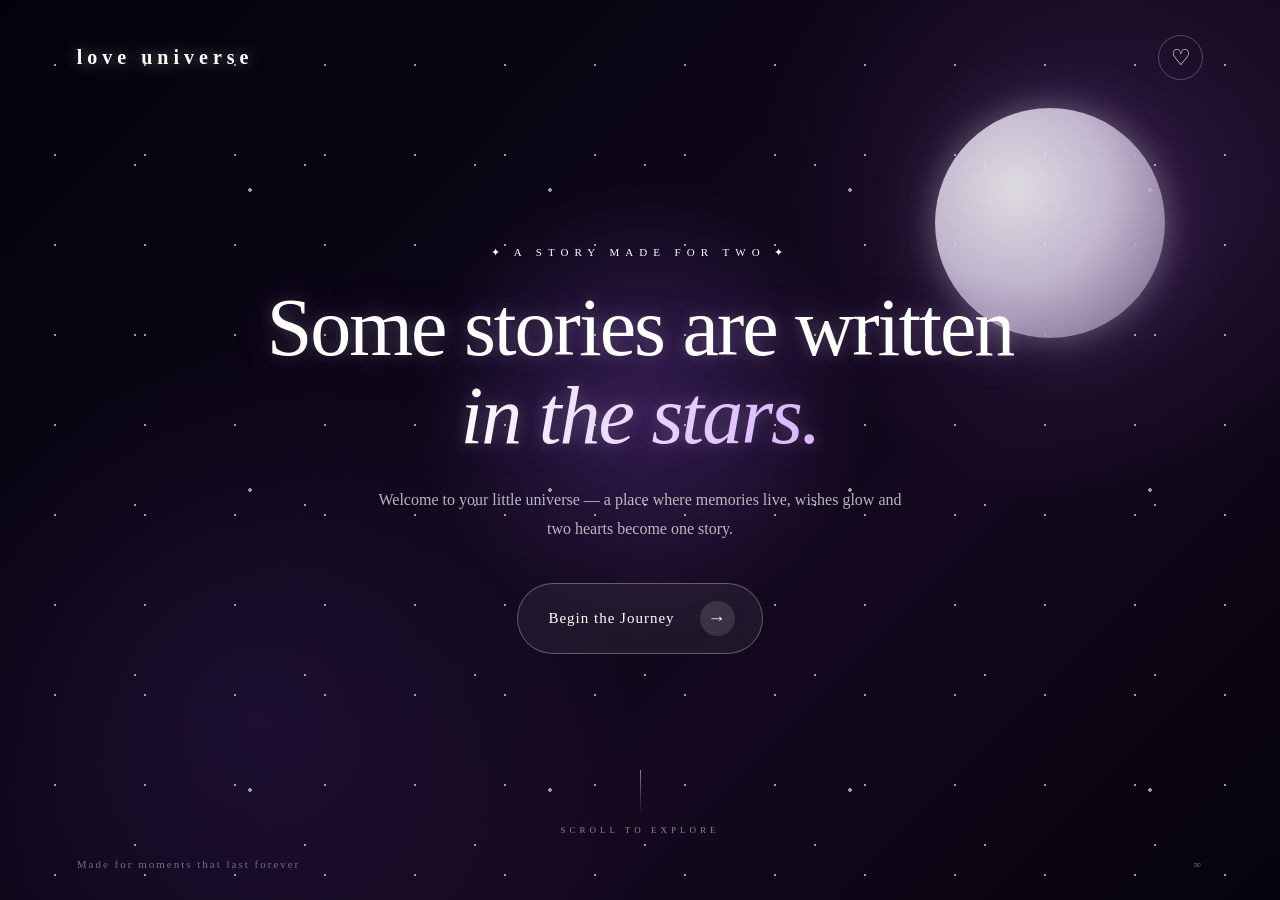
<file: wishverse/index.html>
<!DOCTYPE html>
<html lang="en">
<head>
    <meta charset="UTF-8">
    <meta name="viewport" content="width=device-width, initial-scale=1.0">

    <title>Wish Verse</title>

    <link rel="stylesheet" href="style.css">
</head>

<body>

    <!-- Animated Background -->
    <div class="space"></div>
    <div class="stars"></div>

    <!-- Moon -->
    <div class="moon"></div>

    <!-- Shooting Stars -->
    <div class="shooting-star star-one"></div>
    <div class="shooting-star star-two"></div>
    <div class="shooting-star star-three"></div>

    <!-- Floating Particles -->
    <div class="particles"></div>

    <!-- Navigation -->
    <header>
        <div class="logo">love universe</div>

        <div class="menu">
            <span>♡</span>
        </div>
    </header>

    <!-- Main Content -->
    <main>

        <div class="eyebrow">
            ✦ A STORY MADE FOR TWO ✦
        </div>

        <h1>
            Some stories are written<br>
            <span>in the stars.</span>
        </h1>

        <p class="description">
            Welcome to your little universe —
            a place where memories live,
            wishes glow and two hearts become one story.
        </p>

        <button id="beginButton">
            <span>Begin the Journey</span>
            <b>→</b>
        </button>

        <div class="scroll">
            <div class="line"></div>
            <span>SCROLL TO EXPLORE</span>
        </div>

    </main>

    <!-- Bottom Quote -->
    <footer>
        <span>Made for moments that last forever</span>
        <span>∞</span>
    </footer>

    <script src="script.js"></script>

</body>
</html>
</file>
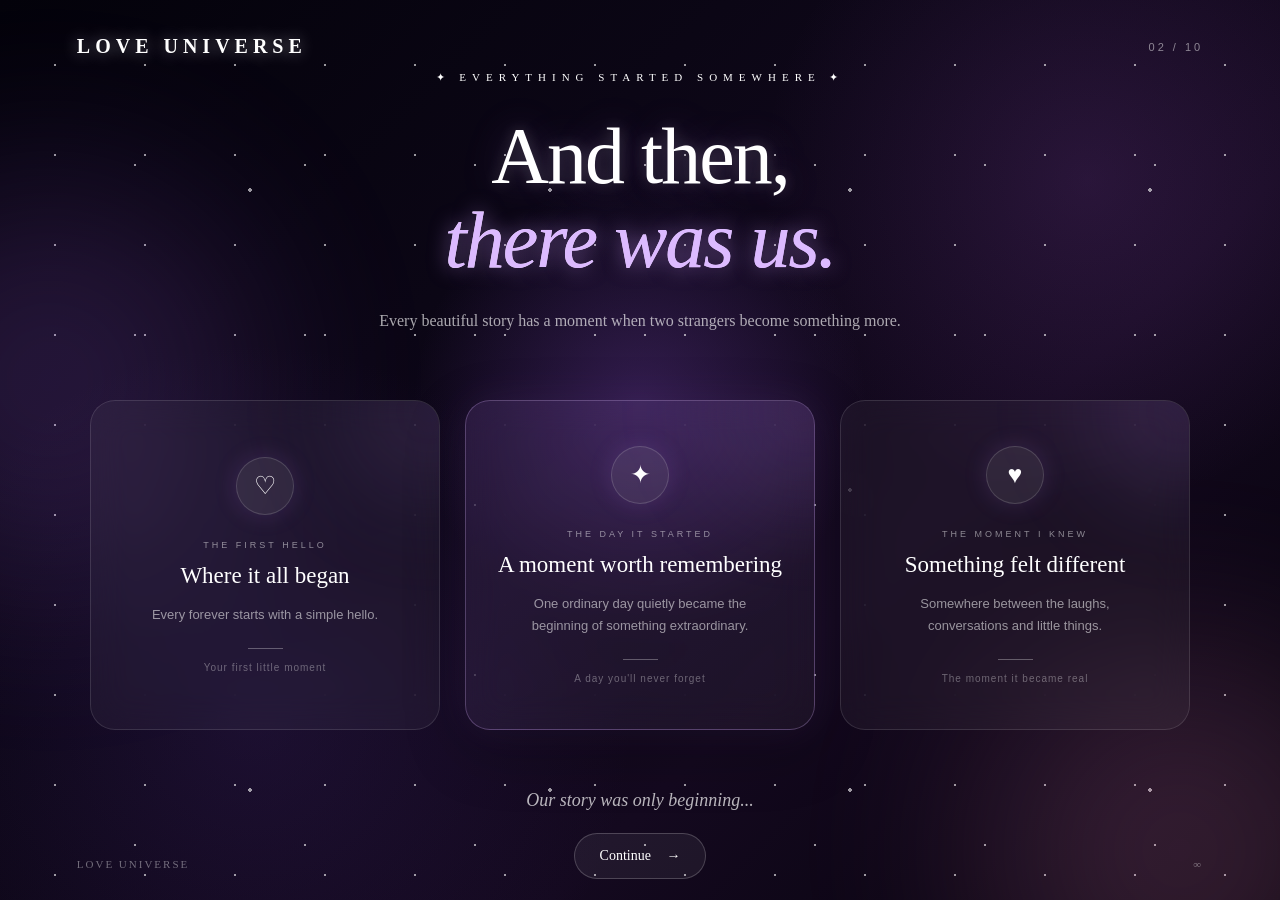
<file: wishverse/beginning.html>
<!DOCTYPE html>
<html lang="en">

<head>
    <meta charset="UTF-8">
    <meta name="viewport" content="width=device-width, initial-scale=1.0">

    <title>Our Beginning | Love Universe</title>

    <link rel="stylesheet" href="style.css">
</head>

<body class="beginning-page">

    <div class="space"></div>
    <div class="stars"></div>

    <div class="glow glow-one"></div>
    <div class="glow glow-two"></div>


    <!-- Header -->

    <header>

        <div class="logo">
            LOVE UNIVERSE
        </div>

        <div class="page-number">
            02 / 10
        </div>

    </header>


    <!-- Main -->

    <main class="beginning">

        <div class="eyebrow">
            ✦ EVERYTHING STARTED SOMEWHERE ✦
        </div>


        <h1>
            And then,<br>
            <span>there was us.</span>
        </h1>


        <p class="intro-text">
            Every beautiful story has a moment
            when two strangers become something more.
        </p>


        <!-- Cards -->

        <section class="memory-container">


            <div class="memory-card">

                <div class="card-icon">
                    ♡
                </div>

                <span>
                    THE FIRST HELLO
                </span>

                <h2>
                    Where it all began
                </h2>

                <p>
                    Every forever starts with
                    a simple hello.
                </p>

                <div class="card-line"></div>

                <small>
                    Your first little moment
                </small>

            </div>



            <div class="memory-card featured">

                <div class="card-icon">
                    ✦
                </div>

                <span>
                    THE DAY IT STARTED
                </span>

                <h2>
                    A moment worth remembering
                </h2>

                <p>
                    One ordinary day quietly became
                    the beginning of something extraordinary.
                </p>

                <div class="card-line"></div>

                <small>
                    A day you'll never forget
                </small>

            </div>



            <div class="memory-card">

                <div class="card-icon">
                    ♥
                </div>

                <span>
                    THE MOMENT I KNEW
                </span>

                <h2>
                    Something felt different
                </h2>

                <p>
                    Somewhere between the laughs,
                    conversations and little things.
                </p>

                <div class="card-line"></div>

                <small>
                    The moment it became real
                </small>

            </div>

        </section>


        <!-- Continue Section -->

        <div class="bottom-message">

            <p>
                Our story was only beginning...
            </p>

            <button id="continueButton">
                Continue
                <span>→</span>
            </button>

        </div>

    </main>


    <footer>

        <span>
            LOVE UNIVERSE
        </span>

        <span>
            ∞
        </span>

    </footer>


    <script src="script.js"></script>

</body>

</html>
</file>
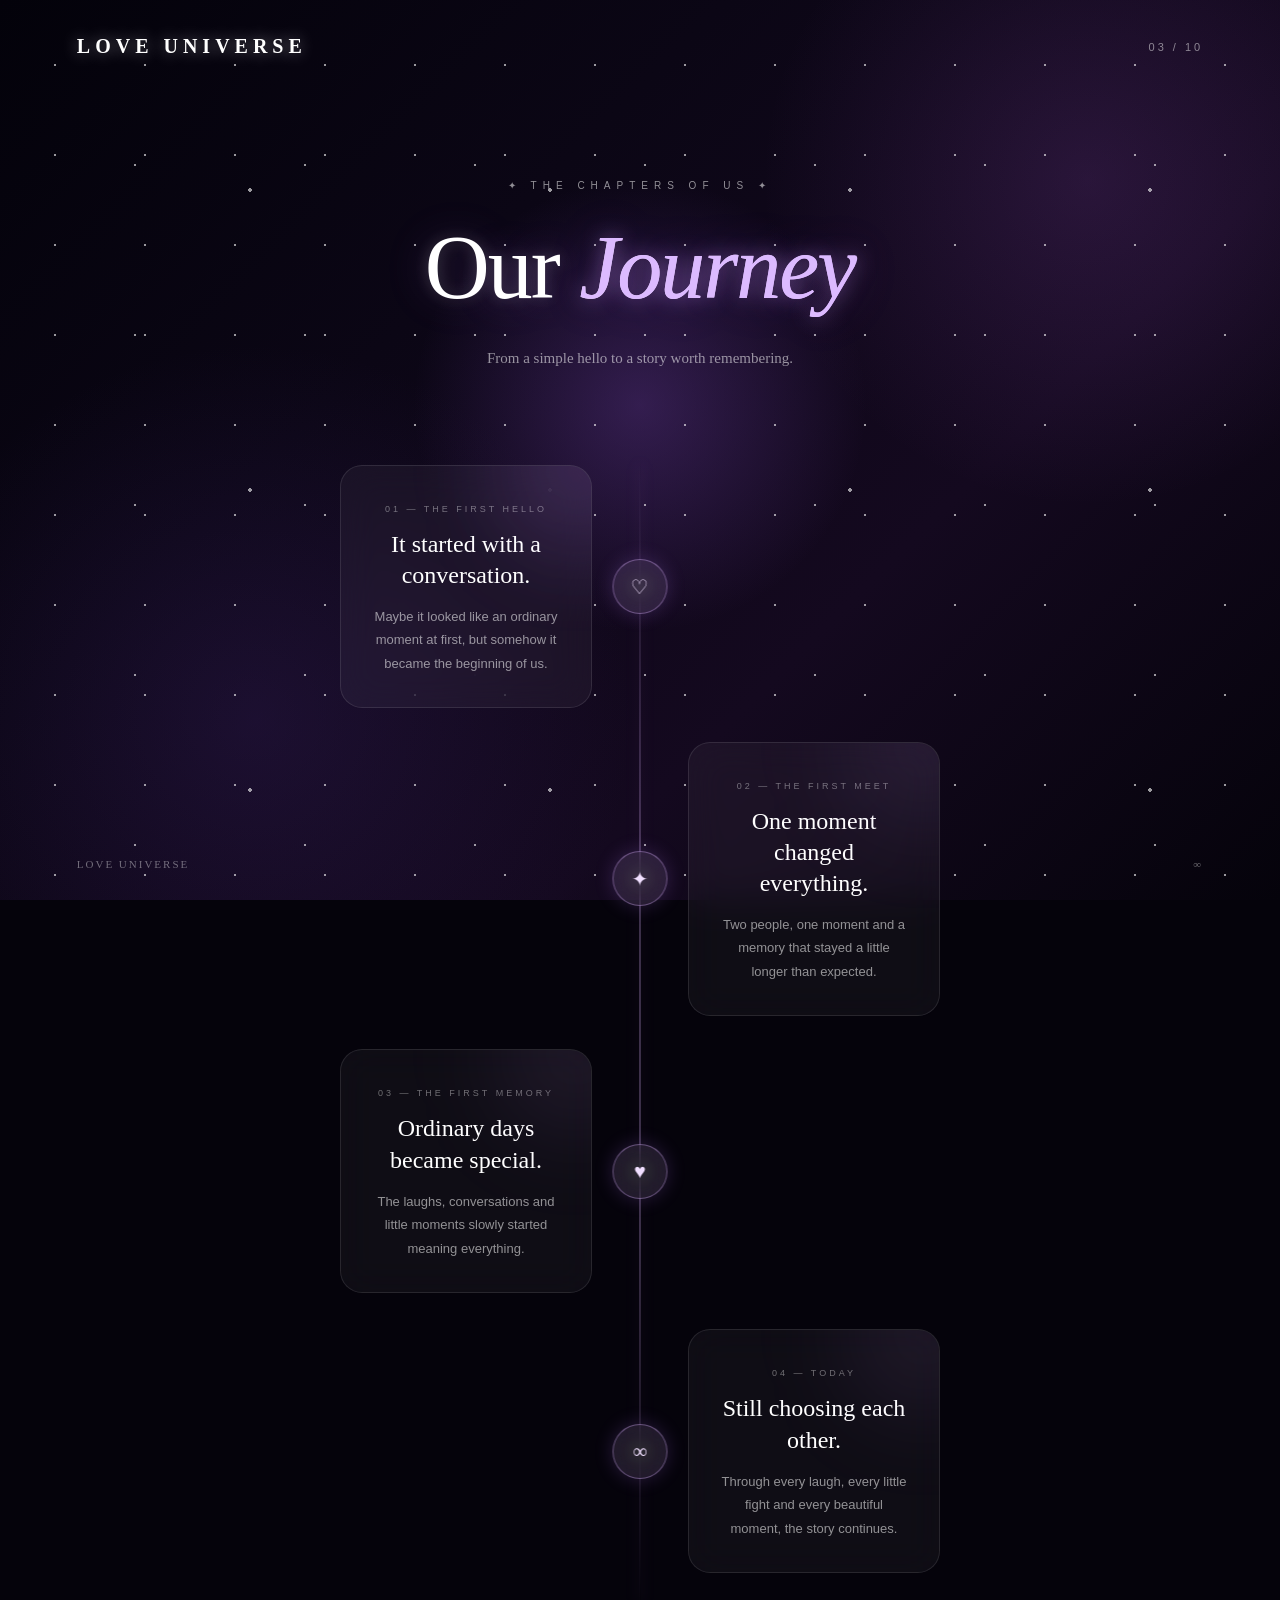
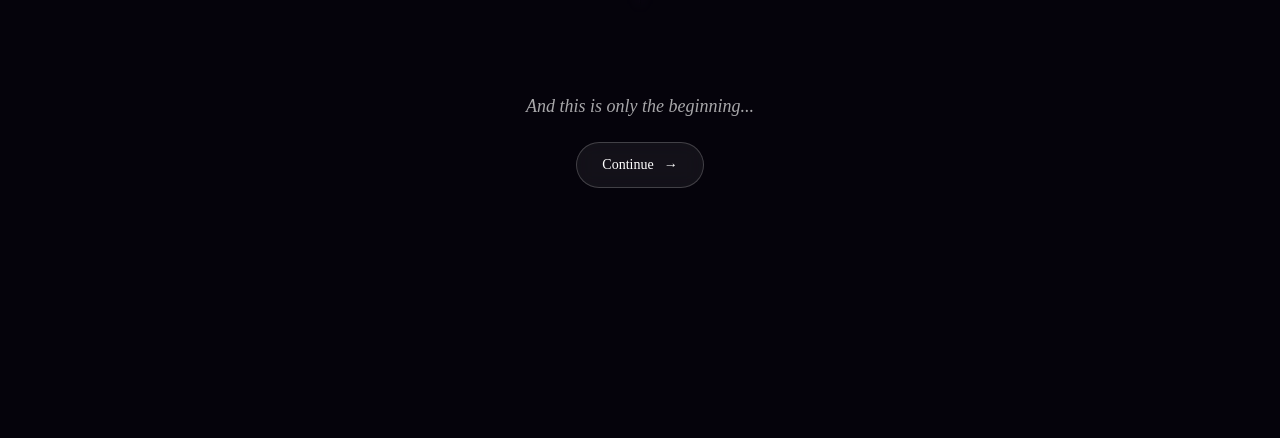
<file: wishverse/journey.html>
<!DOCTYPE html>
<html lang="en">

<head>
    <meta charset="UTF-8">
    <meta name="viewport" content="width=device-width, initial-scale=1.0">

    <title>Our Journey | Love Universe</title>

    <link rel="stylesheet" href="style.css">
</head>

<body class="journey-page">

    <div class="space"></div>
    <div class="stars"></div>

    <header>
        <div class="logo">LOVE UNIVERSE</div>
        <div class="page-number">03 / 10</div>
    </header>


    <main class="journey">

        <section class="journey-heading">

            <div class="journey-eyebrow">
                ✦ THE CHAPTERS OF US ✦
            </div>

            <h1>
                Our <span>Journey</span>
            </h1>

            <p>
                From a simple hello to a story worth remembering.
            </p>

        </section>


        <section class="timeline">

            <div class="timeline-item">

                <div class="timeline-dot">♡</div>

                <div class="timeline-card">

                    <small>01 — THE FIRST HELLO</small>

                    <h2>
                        It started with a conversation.
                    </h2>

                    <p>
                        Maybe it looked like an ordinary moment
                        at first, but somehow it became the
                        beginning of us.
                    </p>

                </div>

            </div>


            <div class="timeline-item reverse">

                <div class="timeline-dot">✦</div>

                <div class="timeline-card">

                    <small>02 — THE FIRST MEET</small>

                    <h2>
                        One moment changed everything.
                    </h2>

                    <p>
                        Two people, one moment and a memory
                        that stayed a little longer than expected.
                    </p>

                </div>

            </div>


            <div class="timeline-item">

                <div class="timeline-dot">♥</div>

                <div class="timeline-card">

                    <small>03 — THE FIRST MEMORY</small>

                    <h2>
                        Ordinary days became special.
                    </h2>

                    <p>
                        The laughs, conversations and little
                        moments slowly started meaning everything.
                    </p>

                </div>

            </div>


            <div class="timeline-item reverse">

                <div class="timeline-dot">∞</div>

                <div class="timeline-card">

                    <small>04 — TODAY</small>

                    <h2>
                        Still choosing each other.
                    </h2>

                    <p>
                        Through every laugh, every little fight
                        and every beautiful moment, the story continues.
                    </p>

                </div>

            </div>

        </section>


        <!-- PAGE 4 BUTTON -->

        <section class="journey-ending">

            <p>
                And this is only the beginning...
            </p>

            <button id="journeyNext">
                Continue
                <span>→</span>
            </button>

        </section>

    </main>


    <footer>
        <span>LOVE UNIVERSE</span>
        <span>∞</span>
    </footer>


    <script src="script.js"></script>

</body>

</html>
</file>
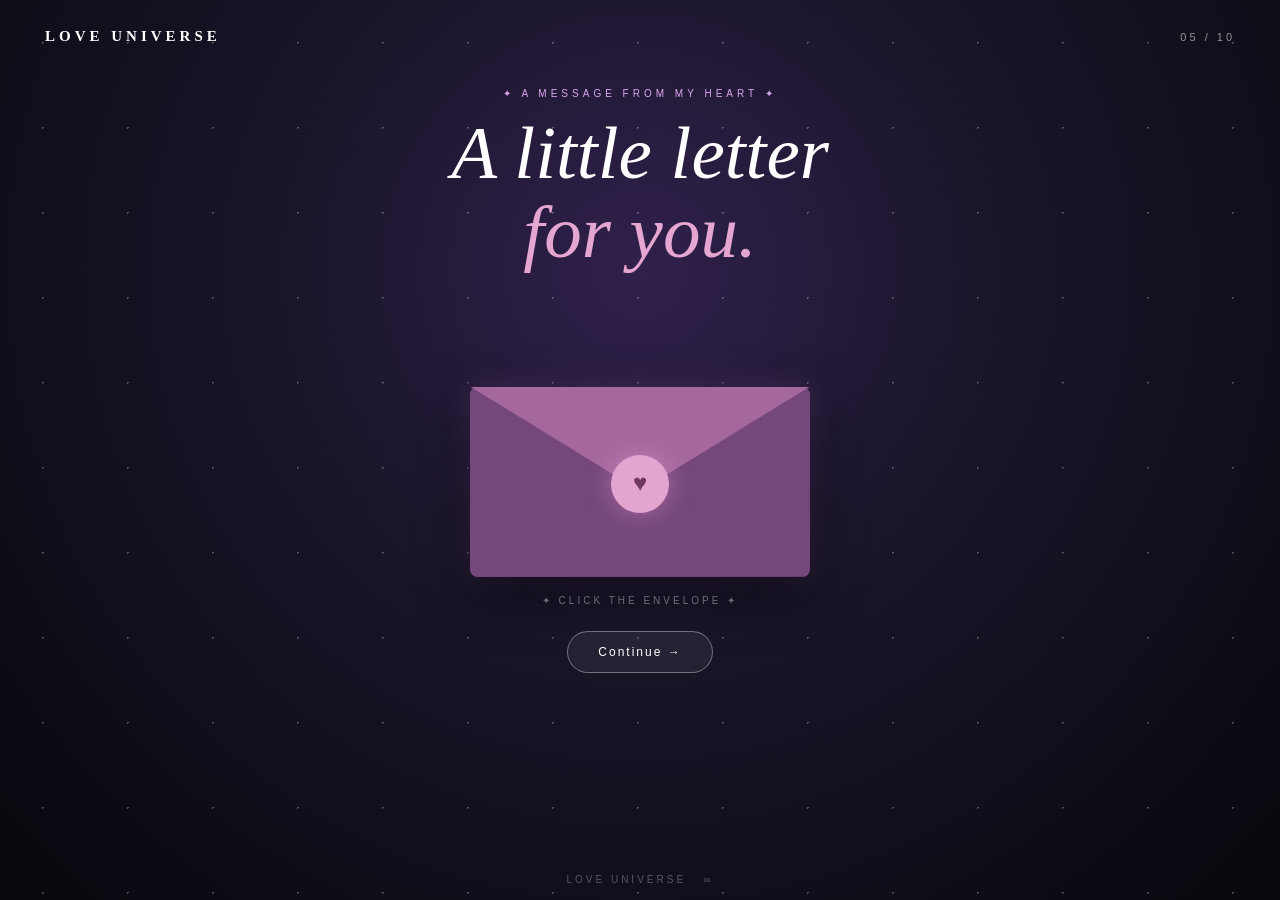
<file: wishverse/letter.html>
<!DOCTYPE html>
<html lang="en">

<head>

<meta charset="UTF-8">

<meta name="viewport" content="width=device-width, initial-scale=1.0">

<title>A Letter For You | Love Universe</title>


<style>

/* =========================
   RESET
========================= */

* {
    margin: 0;
    padding: 0;
    box-sizing: border-box;
}


/* =========================
   BODY
========================= */

body {
    min-height: 100vh;

    background:
        radial-gradient(
            circle at 50% 30%,
            #30204b 0%,
            #171426 45%,
            #07080d 100%
        );

    color: white;

    font-family: Georgia, "Times New Roman", serif;

    overflow-x: hidden;
}


/* =========================
   STARS
========================= */

.stars {
    position: fixed;

    inset: 0;

    z-index: 0;

    pointer-events: none;

    background-image:
        radial-gradient(
            circle,
            rgba(255,255,255,.8) 1px,
            transparent 1px
        );

    background-size: 85px 85px;

    opacity: .35;
}


/* =========================
   HEADER
========================= */

header {
    position: relative;

    z-index: 10;

    width: 100%;

    padding: 28px 45px;

    display: flex;

    justify-content: space-between;

    align-items: center;
}

.logo {
    font-size: 15px;

    font-weight: bold;

    letter-spacing: 4px;
}

.page-number {
    font-family: Arial, sans-serif;

    font-size: 11px;

    letter-spacing: 3px;

    opacity: .55;
}


/* =========================
   MAIN
========================= */

main {
    position: relative;

    z-index: 5;

    min-height: calc(100vh - 80px);

    display: flex;

    flex-direction: column;

    align-items: center;

    text-align: center;

    padding: 15px 20px 80px;
}


/* =========================
   TITLE
========================= */

.eyebrow {
    font-family: Arial, sans-serif;

    font-size: 10px;

    letter-spacing: 4px;

    color: #d9a8ed;

    margin-bottom: 15px;
}

h1 {
    font-size: clamp(48px, 7vw, 75px);

    line-height: 1.05;

    font-weight: normal;

    font-style: italic;

    margin-bottom: 35px;
}

h1 span {
    color: #e5a6d1;
}


/* =========================
   ENVELOPE STAGE
========================= */

.envelope-stage {
    position: relative;

    width: 360px;

    height: 270px;

    display: flex;

    justify-content: center;

    align-items: flex-end;
}


/* =========================
   LETTER
========================= */

.letter {
    position: absolute;

    width: 290px;

    height: 300px;

    left: 50%;

    bottom: 35px;

    transform:
        translateX(-50%)
        translateY(40px);

    background: #fffafa;

    color: #342431;

    padding: 25px;

    text-align: left;

    border-radius: 5px;

    opacity: 0;

    z-index: 2;

    transition:
        transform 1s ease,
        opacity .8s ease;

    box-shadow:
        0 20px 60px rgba(0,0,0,.6);
}

.letter h2 {
    color: #713c63;

    font-size: 22px;

    font-style: italic;

    margin-bottom: 15px;
}

.letter p {
    font-size: 12px;

    line-height: 1.55;

    margin-bottom: 10px;
}

.signature {
    color: #713c63;

    font-style: italic;

    text-align: right;

    margin-top: 15px;
}


/* =========================
   ENVELOPE
========================= */

.envelope {
    position: relative;

    width: 340px;

    height: 190px;

    background:
        linear-gradient(
            145deg,
            #85548c,
            #5f3a69
        );

    border-radius: 8px;

    cursor: pointer;

    z-index: 10;

    box-shadow:
        0 20px 50px rgba(0,0,0,.6),
        0 0 30px rgba(210,130,230,.2);

    transition:
        transform 1s ease,
        opacity 1s ease;
}


/* =========================
   ENVELOPE FLAP
========================= */

.flap {
    position: absolute;

    top: 0;

    left: 0;

    width: 100%;

    height: 115px;

    background: #a5689d;

    clip-path:
        polygon(
            0 0,
            100% 0,
            50% 100%
        );

    transform-origin: top center;

    transition:
        transform .9s ease;

    z-index: 12;

    pointer-events: none;
}


/* =========================
   FRONT
========================= */

.front {
    position: absolute;

    inset: 0;

    background: #75477b;

    clip-path:
        polygon(
            0 0,
            50% 55%,
            100% 0,
            100% 100%,
            0 100%
        );

    border-radius: 8px;

    z-index: 13;

    pointer-events: none;
}


/* =========================
   HEART
========================= */

.heart {
    position: absolute;

    width: 58px;

    height: 58px;

    left: 50%;

    top: 68px;

    transform:
        translateX(-50%);

    border-radius: 50%;

    background: #e4a4d0;

    color: #71395f;

    display: flex;

    justify-content: center;

    align-items: center;

    font-size: 24px;

    z-index: 20;

    box-shadow:
        0 0 25px rgba(235,150,215,.45);

    transition:
        opacity .5s ease,
        transform .5s ease;

    pointer-events: none;
}


/* =========================
   HINT
========================= */

.hint {
    margin-top: 18px;

    font-family: Arial, sans-serif;

    font-size: 10px;

    letter-spacing: 3px;

    opacity: .55;
}


/* =========================
   OPENED STATE
========================= */

.open .flap {
    transform: rotateX(180deg);
}

.open .heart {
    opacity: 0;

    transform:
        translateX(-50%)
        scale(.3);
}

.open .envelope {
    transform:
        translateY(125px)
        scale(.9);

    opacity: .12;

    pointer-events: none;
}

.open .letter {
    opacity: 1;

    z-index: 30;

    transform:
        translateX(-50%)
        translateY(-65px);
}

.open .hint {
    opacity: 0;
}


/* =========================
   CONTINUE
========================= */

.continue {
    margin-top: 20px;

    padding: 12px 28px;

    border:
        1px solid rgba(255,255,255,.3);

    border-radius: 30px;

    background:
        rgba(255,255,255,.05);

    color: white;

    text-decoration: none;

    font-family: Arial, sans-serif;

    font-size: 12px;

    letter-spacing: 2px;

    opacity: 0;

    pointer-events: none;

    transition: .4s;
}

.open .continue {
    opacity: 1;

    pointer-events: auto;
}

.continue:hover {
    transform: translateY(-3px);

    background:
        rgba(220,140,200,.15);
}


/* =========================
   FOOTER
========================= */

footer {
    position: fixed;

    bottom: 15px;

    left: 0;

    width: 100%;

    text-align: center;

    font-family: Arial, sans-serif;

    font-size: 10px;

    letter-spacing: 3px;

    opacity: .3;

    z-index: 50;
}


/* =========================
   MOBILE
========================= */

@media (max-width: 600px) {

    header {
        padding: 22px 20px;
    }

    .logo {
        font-size: 11px;

        letter-spacing: 2px;
    }

    .page-number {
        font-size: 9px;
    }

    main {
        padding-top: 20px;
    }

    .eyebrow {
        font-size: 8px;

        letter-spacing: 2px;
    }

    h1 {
        font-size: 48px;

        margin-bottom: 30px;
    }

    .envelope-stage {
        width: 300px;

        height: 230px;
    }

    .envelope {
        width: 300px;

        height: 170px;
    }

    .letter {
        width: 260px;

        height: 280px;

        padding: 21px;
    }

    .letter p {
        font-size: 11px;

        line-height: 1.5;
    }

    .heart {
        width: 50px;

        height: 50px;

        top: 60px;
    }

    .open .letter {
        transform:
            translateX(-50%)
            translateY(-45px);
    }

}
.continue {
    display: inline-block !important;
    margin-top: 25px !important;
    padding: 13px 30px !important;

    border: 1px solid rgba(255,255,255,.35) !important;
    border-radius: 30px !important;

    background: rgba(255,255,255,.06) !important;

    color: white !important;
    text-decoration: none !important;

    font-family: Arial, sans-serif !important;
    font-size: 12px !important;
    letter-spacing: 2px !important;

    opacity: 1 !important;
    visibility: visible !important;
    pointer-events: auto !important;

    position: relative !important;
    z-index: 100 !important;
}

</style>

</head>


<body>


<div class="stars"></div>


<header>

    <div class="logo">
        LOVE UNIVERSE
    </div>

    <div class="page-number">
        05 / 10
    </div>

</header>


<main>


    <div class="eyebrow">
        ✦ A MESSAGE FROM MY HEART ✦
    </div>


    <h1>
        A little letter<br>
        <span>for you.</span>
    </h1>


    <div
        class="envelope-stage"
        id="letterStage"
    >


        <!-- LETTER -->

        <div class="letter">

            <h2>
                To you, ♡
            </h2>

            <p>
                I don't know exactly when you became
                such an important part of my life.
            </p>

            <p>
                Maybe it happened somewhere between
                our random conversations, silly laughs
                and little moments.
            </p>

            <p>
                Somehow, you became someone who can
                make an ordinary day feel special.
            </p>

            <p>
                And if our story is a book, I hope this
                is only the beginning of many beautiful
                chapters.
            </p>

            <div class="signature">
                With all my heart,<br>
                Yours ♡
            </div>

        </div>


        <!-- ENVELOPE -->

        <div
            class="envelope"
            id="envelope"
        >

            <div class="flap"></div>

            <div class="front"></div>

            <div class="heart">
                ♥
            </div>

        </div>


    </div>


    <div class="hint">
        ✦ CLICK THE ENVELOPE ✦
    </div>


    <a
        href="page6.html"
        class="continue"
    >
        Continue →
    </a>


</main>


<footer>
    LOVE UNIVERSE &nbsp; ∞
</footer>


<script>

const envelope =
    document.getElementById("envelope");

const stage =
    document.getElementById("letterStage");


envelope.onclick = function () {

    stage.classList.add("open");

};

</script>


</body>

</html>
</file>
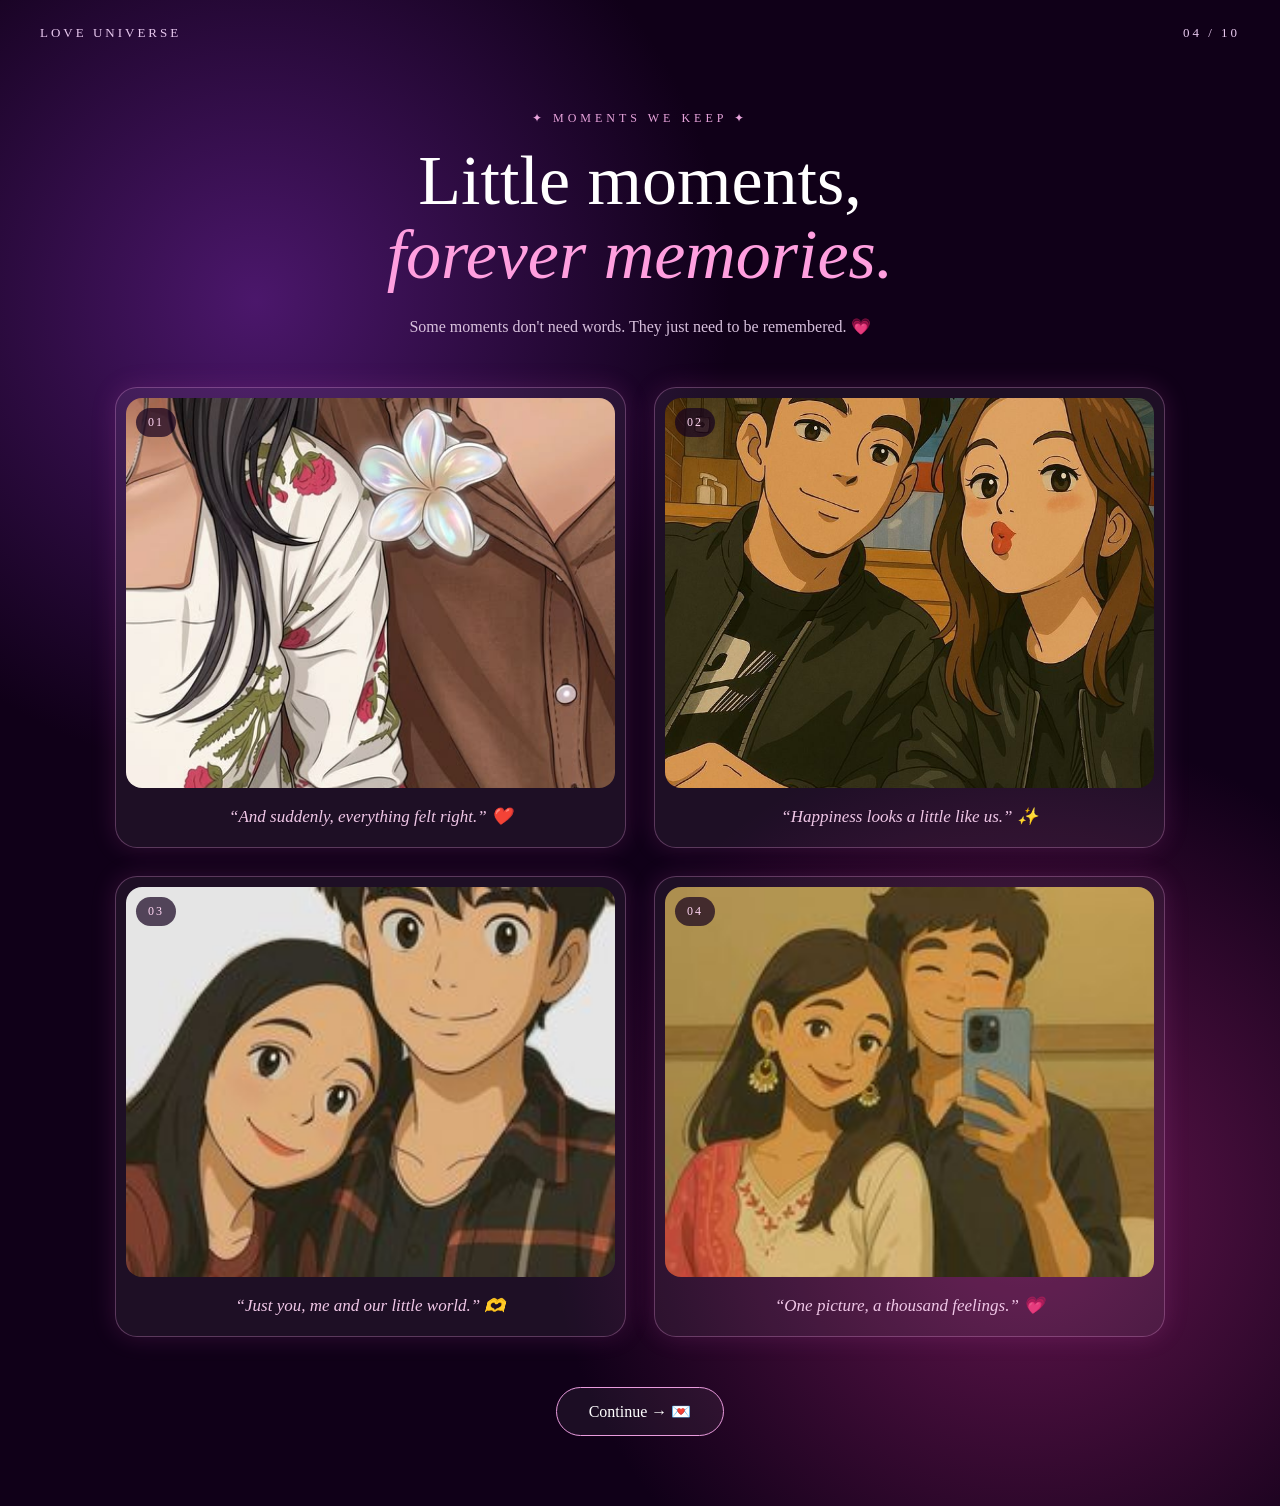
<file: wishverse/memories.html>
<!DOCTYPE html>
<html lang="en">
<head>
    <meta charset="UTF-8">
    <meta name="viewport" content="width=device-width, initial-scale=1.0">

    <title>Love Universe - Memories</title>

    <style>
        * {
            box-sizing: border-box;
        }

        body {
            margin: 0;
            min-height: 100vh;
            background:
                radial-gradient(circle at 20% 20%, #4b176b, transparent 30%),
                radial-gradient(circle at 80% 80%, #65164f, transparent 30%),
                #100018;
            color: white;
            font-family: Georgia, serif;
        }

        header {
            padding: 25px 40px;
            display: flex;
            justify-content: space-between;
            color: #e8c9ef;
            font-size: 13px;
            letter-spacing: 3px;
        }

        .container {
            max-width: 1100px;
            margin: auto;
            padding: 45px 25px 70px;
            text-align: center;
        }

        .small {
            color: #e8a4dc;
            letter-spacing: 4px;
            font-size: 12px;
            margin-bottom: 18px;
        }

        h1 {
            font-size: clamp(40px, 7vw, 70px);
            font-weight: normal;
            line-height: 1.05;
            margin: 0;
        }

        h1 span {
            color: #ff9fdf;
            font-style: italic;
        }

        .intro {
            color: #d8c1dd;
            margin: 22px auto 45px;
            max-width: 550px;
            line-height: 1.8;
        }

        /* PHOTO GRID */

        .gallery {
            display: grid;
            grid-template-columns: repeat(2, 1fr);
            gap: 28px;
        }

        .card {
            position: relative;
            padding: 10px;
            border-radius: 22px;
            background: rgba(255,255,255,0.06);
            border: 1px solid rgba(235,155,220,0.3);
            box-shadow: 0 0 25px rgba(207,79,175,0.18);
            transition: 0.4s;
        }

        .card:hover {
            transform: translateY(-10px) scale(1.02);
            box-shadow:
                0 0 25px rgba(255,130,220,0.4),
                0 0 60px rgba(190,70,160,0.25);
        }

        .card img {
            width: 100%;
            height: 390px;
            object-fit: cover;
            display: block;
            border-radius: 16px;
        }

        .caption {
            padding: 18px 8px 10px;
            color: #f0c7e7;
            font-size: 17px;
            font-style: italic;
        }

        .number {
            position: absolute;
            top: 20px;
            left: 20px;

            padding: 7px 12px;
            border-radius: 20px;

            background: rgba(20,0,30,0.7);
            color: #ffd5f3;

            font-size: 12px;
            letter-spacing: 2px;
        }

        /* BUTTON */

        .continue {
            display: inline-block;
            margin-top: 50px;
            padding: 14px 32px;

            border: 1px solid #e99bdd;
            border-radius: 30px;

            color: white;
            text-decoration: none;

            background: rgba(255,255,255,0.05);

            transition: 0.3s;
        }

        .continue:hover {
            background: #c64d9f;
            box-shadow: 0 0 30px #d85ab2;
            transform: translateY(-3px);
        }

        /* MOBILE */

        @media(max-width:700px) {

            header {
                padding: 20px;
            }

            .gallery {
                grid-template-columns: 1fr;
            }

            .card img {
                height: 430px;
            }
        }
    </style>
</head>

<body>

<header>
    <div>LOVE UNIVERSE</div>
    <div>04 / 10</div>
</header>

<div class="container">

    <div class="small">✦ MOMENTS WE KEEP ✦</div>

    <h1>
        Little moments,<br>
        <span>forever memories.</span>
    </h1>

    <p class="intro">
        Some moments don't need words.
        They just need to be remembered. 💗
    </p>

    <div class="gallery">

        <!-- PHOTO 1 -->
        <div class="card">
            <div class="number">01</div>

            <img src="photo1.jpg" alt="Our memory">

            <div class="caption">
                “And suddenly, everything felt right.” ❤️
            </div>
        </div>

        <!-- PHOTO 2 -->
        <div class="card">
            <div class="number">02</div>

            <img src="photo2.jpg" alt="Our memory">

            <div class="caption">
                “Happiness looks a little like us.” ✨
            </div>
        </div>

        <!-- PHOTO 3 -->
        <div class="card">
            <div class="number">03</div>

            <img src="photo3.jpg" alt="Our memory">

            <div class="caption">
                “Just you, me and our little world.” 🫶
            </div>
        </div>

        <!-- PHOTO 4 -->
        <div class="card">
            <div class="number">04</div>

            <img src="photo4.jpg" alt="Our memory">

            <div class="caption">
                “One picture, a thousand feelings.” 💗
            </div>
        </div>

    </div>

    <a href="letter.html" class="continue">
        Continue → 💌
    </a>

</div>

</body>
</html>
</file>
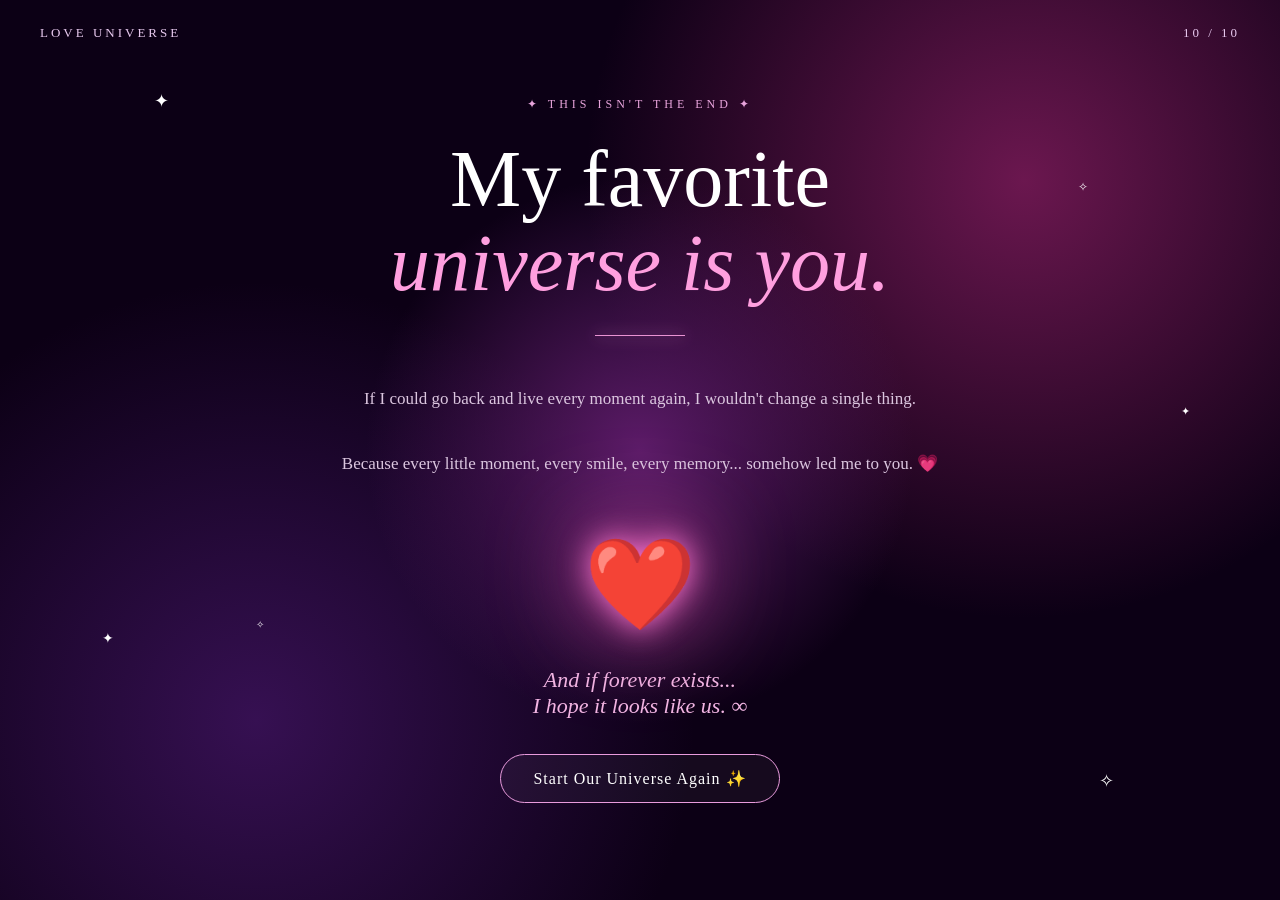
<file: wishverse/page10.html>
<!DOCTYPE html>
<html lang="en">
<head>
    <meta charset="UTF-8">
    <meta name="viewport" content="width=device-width, initial-scale=1.0">

    <title>Love Universe - Forever</title>

    <style>
        * {
            box-sizing: border-box;
        }

        body {
            margin: 0;
            min-height: 100vh;
            overflow: hidden;

            background:
                radial-gradient(circle at center, #5c1b68 0%, transparent 35%),
                radial-gradient(circle at 20% 80%, #361052 0%, transparent 35%),
                radial-gradient(circle at 80% 20%, #6b174f 0%, transparent 35%),
                #0c0015;

            color: white;
            font-family: Georgia, serif;
            text-align: center;
        }

        /* Stars */

        .star {
            position: fixed;
            color: white;
            animation: twinkle 2s infinite alternate;
        }

        .s1 { top: 10%; left: 12%; font-size: 18px; }
        .s2 { top: 20%; right: 15%; font-size: 12px; animation-delay: .5s; }
        .s3 { top: 70%; left: 8%; font-size: 14px; animation-delay: 1s; }
        .s4 { bottom: 12%; right: 13%; font-size: 18px; animation-delay: 1.5s; }
        .s5 { top: 45%; right: 7%; font-size: 11px; animation-delay: .8s; }
        .s6 { bottom: 30%; left: 20%; font-size: 10px; animation-delay: 1.2s; }

        @keyframes twinkle {
            from {
                opacity: .2;
                transform: scale(.7);
            }

            to {
                opacity: 1;
                transform: scale(1.5);
            }
        }

        /* Header */

        header {
            position: absolute;
            top: 0;
            left: 0;
            width: 100%;

            padding: 25px 40px;

            display: flex;
            justify-content: space-between;

            color: #e8c9ef;
            font-size: 13px;
            letter-spacing: 3px;
        }

        /* Main */

        .container {
            min-height: 100vh;

            display: flex;
            flex-direction: column;
            justify-content: center;
            align-items: center;

            padding: 30px;
        }

        .small {
            color: #e8a4dc;
            letter-spacing: 4px;
            font-size: 12px;
            margin-bottom: 25px;
        }

        h1 {
            margin: 0;

            font-size: clamp(42px, 8vw, 80px);
            font-weight: normal;
            line-height: 1.05;
        }

        h1 span {
            color: #ff9fdf;
            font-style: italic;
        }

        .line {
            width: 90px;
            height: 1px;

            background: #e993d3;

            margin: 30px auto;
            box-shadow: 0 0 15px #e993d3;
        }

        .message {
            max-width: 600px;

            color: #dbc6df;

            font-size: 17px;
            line-height: 1.9;
        }

        /* Big Heart */

        .heart {
            margin: 35px 0 20px;

            font-size: 90px;

            filter:
                drop-shadow(0 0 15px #ff75cf)
                drop-shadow(0 0 45px #c64d9e);

            animation: heartbeat 1.5s infinite;
        }

        @keyframes heartbeat {

            0%, 100% {
                transform: scale(1);
            }

            50% {
                transform: scale(1.15);
            }
        }

        /* Forever */

        .forever {
            color: #f2b5e3;
            font-size: 22px;
            font-style: italic;
            margin-top: 10px;
        }

        /* Final Button */

        .button {
            display: inline-block;

            margin-top: 35px;

            padding: 14px 32px;

            border: 1px solid #e99bdd;
            border-radius: 30px;

            color: white;
            text-decoration: none;

            background: rgba(255,255,255,.04);

            letter-spacing: 1px;

            transition: .4s;
        }

        .button:hover {
            background: #c54d9f;

            box-shadow:
                0 0 20px #d75bb0,
                0 0 50px rgba(215,91,176,.5);

            transform: translateY(-4px);
        }

        /* Floating Hearts */

        .floating-heart {
            position: fixed;

            bottom: -30px;

            font-size: 18px;

            opacity: 0;

            animation: floatUp 7s linear infinite;
        }

        .h1 {
            left: 15%;
            animation-delay: 1s;
        }

        .h2 {
            left: 35%;
            animation-delay: 3s;
        }

        .h3 {
            left: 60%;
            animation-delay: 5s;
        }

        .h4 {
            left: 80%;
            animation-delay: 2s;
        }

        @keyframes floatUp {

            0% {
                bottom: -30px;
                opacity: 0;
                transform: translateX(0) scale(.7);
            }

            20% {
                opacity: .8;
            }

            80% {
                opacity: .8;
            }

            100% {
                bottom: 110%;
                opacity: 0;
                transform: translateX(40px) scale(1.4);
            }
        }

        /* Mobile */

        @media(max-width:600px) {

            header {
                padding: 20px;
            }

            .message {
                font-size: 15px;
            }

            .heart {
                font-size: 70px;
            }

            .forever {
                font-size: 19px;
            }

        }
    </style>
</head>

<body>

    <!-- Stars -->

    <div class="star s1">✦</div>
    <div class="star s2">✧</div>
    <div class="star s3">✦</div>
    <div class="star s4">✧</div>
    <div class="star s5">✦</div>
    <div class="star s6">✧</div>

    <!-- Floating Hearts -->

    <div class="floating-heart h1">💗</div>
    <div class="floating-heart h2">♡</div>
    <div class="floating-heart h3">💗</div>
    <div class="floating-heart h4">♡</div>

    <!-- Header -->

    <header>
        <div>LOVE UNIVERSE</div>
        <div>10 / 10</div>
    </header>

    <!-- Final Page -->

    <main class="container">

        <div class="small">
            ✦ THIS ISN'T THE END ✦
        </div>

        <h1>
            My favorite<br>
            <span>universe is you.</span>
        </h1>

        <div class="line"></div>

        <p class="message">
            If I could go back and live every moment again,
            I wouldn't change a single thing.

            <br><br>

            Because every little moment,
            every smile,
            every memory...

            somehow led me to you. 💗
        </p>

        <div class="heart">
            ❤️
        </div>

        <div class="forever">
            And if forever exists...
            <br>
            I hope it looks like us. ∞
        </div>

        <a href="index.html" class="button">
            Start Our Universe Again ✨
        </a>

    </main>

</body>
</html>
</file>
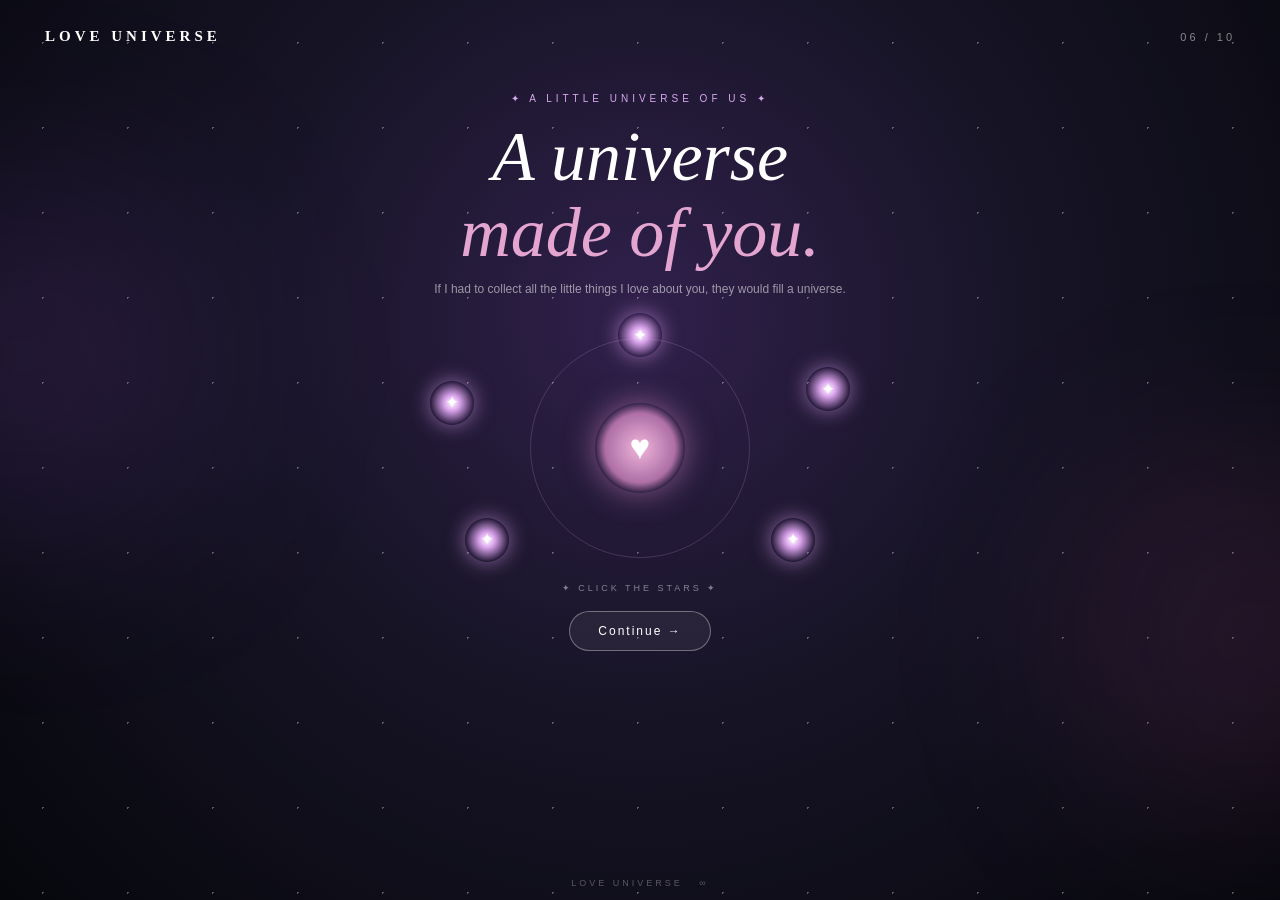
<file: wishverse/page6.html>
<!DOCTYPE html>
<html lang="en">

<head>

<meta charset="UTF-8">

<meta name="viewport"
      content="width=device-width, initial-scale=1.0">

<title>A Universe Made Of You | Love Universe</title>

<style>

* {
    margin: 0;
    padding: 0;
    box-sizing: border-box;
}

body {
    min-height: 100vh;

    background:
        radial-gradient(
            circle at 50% 35%,
            #30204b,
            #171426 45%,
            #06070c
        );

    color: white;

    font-family: Georgia, "Times New Roman", serif;

    overflow-x: hidden;
    overflow-y: auto;
}


/* STARS */

.space {
    position: fixed;
    inset: 0;

    background-image:
        radial-gradient(
            circle,
            rgba(255,255,255,.8) 1px,
            transparent 1px
        );

    background-size: 85px 85px;

    opacity: .4;

    pointer-events: none;
}


/* GLOW */

.glow {
    position: fixed;

    width: 350px;
    height: 350px;

    border-radius: 50%;

    filter: blur(100px);

    pointer-events: none;
}

.glow-one {
    left: -150px;
    top: 20%;

    background: rgba(160,90,230,.15);
}

.glow-two {
    right: -150px;
    bottom: 10%;

    background: rgba(230,100,190,.12);
}


/* HEADER */

header {
    position: relative;
    z-index: 10;

    display: flex;
    justify-content: space-between;
    align-items: center;

    padding: 28px 45px;
}

.logo {
    font-size: 15px;

    font-weight: bold;

    letter-spacing: 4px;
}

.page {
    font-family: Arial, sans-serif;

    font-size: 11px;

    letter-spacing: 3px;

    opacity: .5;
}


/* MAIN */

main {
    position: relative;
    z-index: 5;

    min-height: calc(100vh - 80px);

    display: flex;
    flex-direction: column;
    align-items: center;

    text-align: center;

    padding: 20px 20px 90px;
}


/* TITLE */

.eyebrow {
    font-family: Arial, sans-serif;

    font-size: 10px;

    letter-spacing: 4px;

    color: #d7a8ed;

    margin-bottom: 15px;
}

h1 {
    font-size: clamp(44px, 6vw, 70px);

    font-weight: normal;

    font-style: italic;

    line-height: 1.08;

    margin-bottom: 10px;
}

h1 span {
    color: #e4a5d1;
}

.subtitle {
    max-width: 500px;

    font-family: Arial, sans-serif;

    font-size: 12px;

    line-height: 1.5;

    color: rgba(255,255,255,.55);

    margin-bottom: 15px;
}


/* UNIVERSE */

.universe {
    position: relative;

    width: 500px;
    height: 270px;

    max-width: 95vw;

    flex-shrink: 0;
}


/* ORBIT */

.orbit {
    position: absolute;

    width: 220px;
    height: 220px;

    left: 50%;
    top: 50%;

    transform:
        translate(-50%, -50%);

    border:
        1px solid rgba(220,170,240,.2);

    border-radius: 50%;
}


/* CENTER */

.center {
    position: absolute;

    width: 90px;
    height: 90px;

    left: 50%;
    top: 50%;

    transform:
        translate(-50%, -50%);

    border-radius: 50%;

    background:
        radial-gradient(
            circle,
            #f0b5dc,
            #ad6fa5 55%,
            transparent 72%
        );

    display: flex;
    align-items: center;
    justify-content: center;

    font-size: 35px;

    box-shadow:
        0 0 30px rgba(235,150,215,.5);
}


/* STARS */

.star {
    position: absolute;

    width: 44px;
    height: 44px;

    border: none;

    border-radius: 50%;

    cursor: pointer;

    color: white;

    font-size: 17px;

    background:
        radial-gradient(
            circle,
            white 0%,
            #d9a3eb 25%,
            rgba(200,130,220,.15) 65%,
            transparent 70%
        );

    box-shadow:
        0 0 20px rgba(220,160,240,.6);

    z-index: 20;

    transition: .3s;
}

.star:hover {
    transform: scale(1.3);
}


/* STAR POSITIONS */

.star-one {
    left: 8%;
    top: 25%;
}

.star-two {
    right: 8%;
    top: 20%;
}

.star-three {
    left: 15%;
    bottom: 8%;
}

.star-four {
    right: 15%;
    bottom: 8%;
}

.star-five {
    left: 50%;
    top: 0;

    transform: translateX(-50%);
}


/* MESSAGE */

.message {
    position: absolute;

    left: 50%;
    bottom: 0;

    transform:
        translateX(-50%);

    width: 330px;

    max-width: 85vw;

    padding: 12px 18px;

    border:
        1px solid rgba(220,170,240,.2);

    border-radius: 14px;

    background:
        rgba(255,255,255,.05);

    backdrop-filter: blur(10px);

    opacity: 0;

    transition: .4s;

    z-index: 30;
}

.message.show {
    opacity: 1;
}

.message p {
    font-size: 12px;

    line-height: 1.5;

    font-style: italic;

    color: #f0d9ed;
}


/* INSTRUCTION */

.instruction {
    font-family: Arial, sans-serif;

    font-size: 9px;

    letter-spacing: 3px;

    color: rgba(255,255,255,.45);

    margin-top: 0;
}


/* CONTINUE */

.continue {
    display: inline-flex;

    align-items: center;
    justify-content: center;

    margin-top: 18px;

    padding: 12px 28px;

    border:
        1px solid rgba(255,255,255,.35);

    border-radius: 30px;

    background:
        rgba(255,255,255,.06);

    color: white;

    text-decoration: none;

    font-family: Arial, sans-serif;

    font-size: 12px;

    letter-spacing: 2px;

    position: relative;

    z-index: 100;

    opacity: 1;

    visibility: visible;

    transition: .3s;
}

.continue:hover {
    transform: translateY(-3px);

    background:
        rgba(220,140,200,.15);
}


/* FOOTER */

footer {
    position: fixed;

    bottom: 12px;

    left: 0;

    width: 100%;

    text-align: center;

    font-family: Arial, sans-serif;

    font-size: 9px;

    letter-spacing: 3px;

    opacity: .3;

    z-index: 50;
}


/* MOBILE */

@media(max-width:600px) {

    header {
        padding: 20px;
    }

    .logo {
        font-size: 10px;

        letter-spacing: 2px;
    }

    .page {
        font-size: 8px;
    }

    main {
        padding-top: 15px;
        padding-bottom: 70px;
    }

    .eyebrow {
        font-size: 8px;

        letter-spacing: 2px;
    }

    h1 {
        font-size: 43px;

        margin-bottom: 8px;
    }

    .subtitle {
        font-size: 11px;

        max-width: 330px;

        margin-bottom: 8px;
    }

    .universe {
        width: 330px;

        height: 245px;
    }

    .orbit {
        width: 180px;
        height: 180px;
    }

    .center {
        width: 75px;
        height: 75px;

        font-size: 30px;
    }

    .star {
        width: 38px;
        height: 38px;

        font-size: 14px;
    }

    .message {
        width: 280px;
    }

    .continue {
        margin-top: 15px;

        padding: 11px 25px;
    }

}

</style>

</head>


<body>


<div class="space"></div>

<div class="glow glow-one"></div>

<div class="glow glow-two"></div>


<header>

    <div class="logo">
        LOVE UNIVERSE
    </div>

    <div class="page">
        06 / 10
    </div>

</header>


<main>


    <div class="eyebrow">
        ✦ A LITTLE UNIVERSE OF US ✦
    </div>


    <h1>
        A universe<br>
        <span>made of you.</span>
    </h1>


    <p class="subtitle">
        If I had to collect all the little things
        I love about you, they would fill a universe.
    </p>


    <div class="universe">


        <div class="orbit"></div>


        <div class="center">
            ♥
        </div>


        <button
            class="star star-one"
            onclick="showMessage(1)">
            ✦
        </button>


        <button
            class="star star-two"
            onclick="showMessage(2)">
            ✦
        </button>


        <button
            class="star star-three"
            onclick="showMessage(3)">
            ✦
        </button>


        <button
            class="star star-four"
            onclick="showMessage(4)">
            ✦
        </button>


        <button
            class="star star-five"
            onclick="showMessage(5)">
            ✦
        </button>


        <div
            class="message"
            id="message">

            <p id="messageText">
                Click a star...
            </p>

        </div>


    </div>


    <div class="instruction">
        ✦ CLICK THE STARS ✦
    </div>


    <!-- ALWAYS VISIBLE -->

    <a
        href="page7.html"
        class="continue">

        Continue →

    </a>


</main>


<footer>
    LOVE UNIVERSE &nbsp; ∞
</footer>


<script>

function showMessage(number) {

    const text =
        document.getElementById("messageText");

    const message =
        document.getElementById("message");


    const messages = {

        1:
        "Your smile can make even the hardest day feel a little lighter. ♡",

        2:
        "I love the way even ordinary conversations with you become memories. ✦",

        3:
        "Somehow, you make simple moments feel like something worth keeping forever. ♥",

        4:
        "If comfort had a person, I think it would look a little like you. ♡",

        5:
        "Out of all the stars in this universe, you're still my favorite one. ∞"

    };


    text.innerHTML =
        messages[number];

    message.classList.add("show");

}

</script>


</body>

</html>
</file>
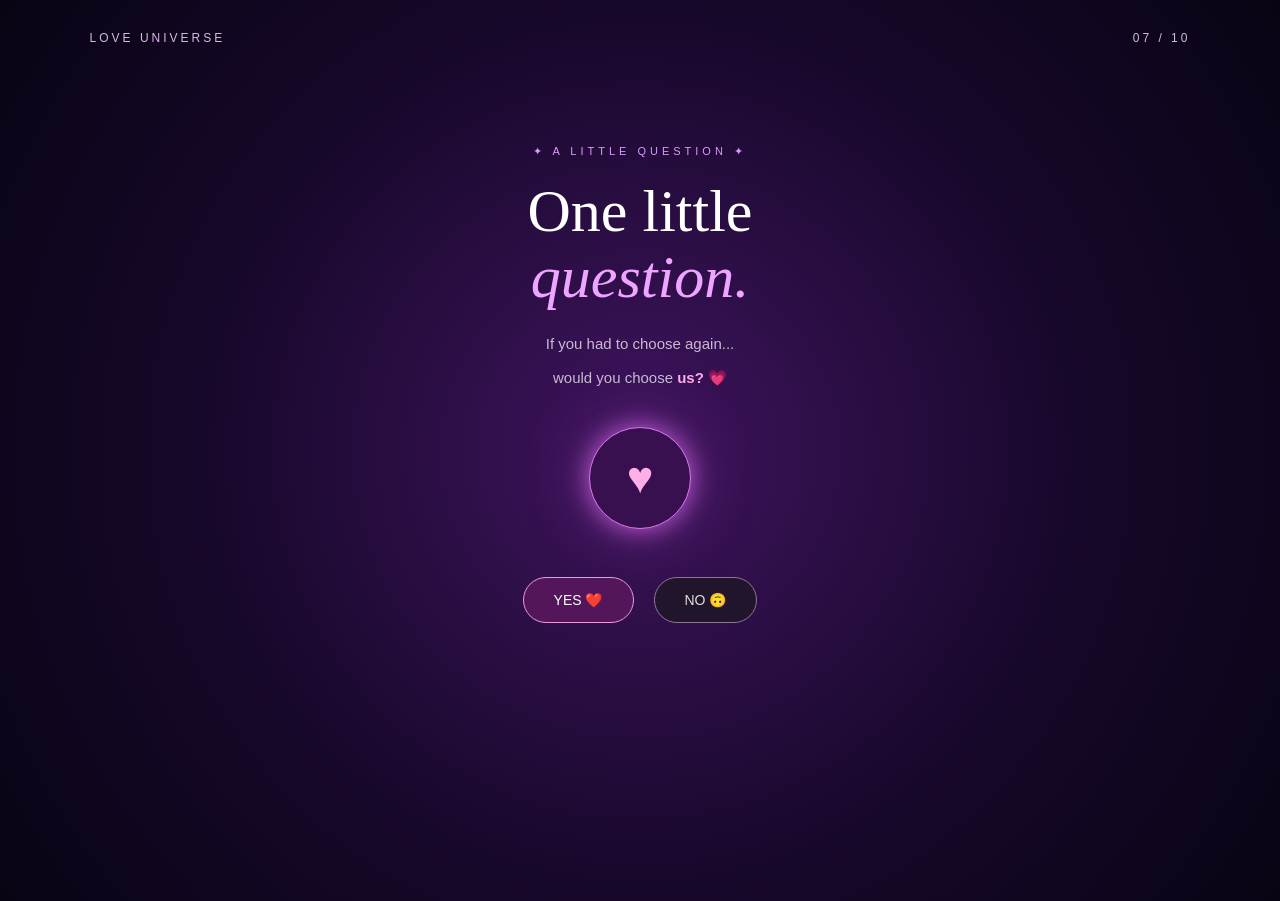
<file: wishverse/page7.html>
<!DOCTYPE html>
<html>

<head>
    <meta charset="UTF-8">
    <title>Love Universe</title>
</head>

<body style="margin:0; background:#090414; color:white; text-align:center; font-family:Georgia,serif; min-height:100vh;">

    <div style="
        min-height:100vh;
        background:radial-gradient(circle at center,#40145f,#17082b 55%,#090414);
        padding-top:1px;
    ">

        <div style="
            display:flex;
            justify-content:space-between;
            padding:30px 7%;
            font-family:Arial;
            font-size:12px;
            letter-spacing:3px;
            color:#d8b7e8;
        ">
            <span>LOVE UNIVERSE</span>
            <span>07 / 10</span>
        </div>


        <div style="margin-top:70px;">

            <div style="
                color:#d99aff;
                font-family:Arial;
                font-size:11px;
                letter-spacing:4px;
            ">
                ✦ A LITTLE QUESTION ✦
            </div>


            <h1 style="
                font-size:60px;
                font-weight:normal;
                line-height:1.1;
                margin:20px;
            ">
                One little<br>
                <i style="color:#efa5ff;">question.</i>
            </h1>


            <p id="question" style="
                color:#cbb8d5;
                font-family:Arial;
                font-size:15px;
                margin-top:25px;
            ">
                If you had to choose again...<br><br>
                would you choose <b style="color:#ffabe9;">us?</b> 💗
            </p>


            <div style="
                margin:40px auto;
                width:100px;
                height:100px;
                border-radius:50%;
                background:#38104f;
                border:1px solid #d979e9;
                box-shadow:0 0 25px #bd5bd8, 0 0 60px #682b7a;
                display:flex;
                align-items:center;
                justify-content:center;
                font-size:45px;
                color:#ffafe8;
            ">
                ♥
            </div>


            <div>

                <button
                    id="yes"
                    onclick="yes()"
                    style="
                        padding:14px 30px;
                        margin:8px;
                        border-radius:30px;
                        border:1px solid #e99bdd;
                        background:#54165b;
                        color:white;
                        cursor:pointer;
                        font-size:14px;
                    "
                >
                    YES ❤️
                </button>


                <button
                    id="no"
                    onclick="no()"
                    style="
                        padding:14px 30px;
                        margin:8px;
                        border-radius:30px;
                        border:1px solid #8c7895;
                        background:#21152b;
                        color:#ddd;
                        cursor:pointer;
                        font-size:14px;
                    "
                >
                    NO 🙃
                </button>

            </div>


            <div id="result" style="
                margin-top:30px;
                color:#e7c7ed;
                font-size:16px;
                line-height:1.8;
                min-height:60px;
            ">
            </div>


            <a
                id="next"
                href="page8.html"
                style="
                    display:none;
                    color:white;
                    text-decoration:none;
                    font-family:Arial;
                    font-size:13px;
                    letter-spacing:2px;
                    border:1px solid #d47ac8;
                    padding:13px 27px;
                    border-radius:30px;
                "
            >
                Continue →
            </a>

        </div>

    </div>


<script>

var clicks = 0;

function no() {

    clicks++;

    var q = document.getElementById("question");
    var n = document.getElementById("no");

    if (clicks == 1) {

        q.innerHTML =
        "Hmm... think again 👀";

        n.innerHTML =
        "Maybe...";

    }

    else if (clicks == 2) {

        q.innerHTML =
        "Are you really sure? 🌙";

        n.innerHTML =
        "Okay...";

    }

    else {

        q.innerHTML =
        "I think you already know the answer. ♡";

        n.style.display = "none";

    }

}


function yes() {

    document.getElementById("question").innerHTML =
    "I knew you'd choose us. 💗";

    document.getElementById("result").innerHTML =
    "Some choices are worth making again.<br>And I would choose you. ∞";

    document.getElementById("yes").style.display =
    "none";

    document.getElementById("no").style.display =
    "none";

    document.getElementById("next").style.display =
    "inline-block";

}

</script>

</body>
</html>
</file>
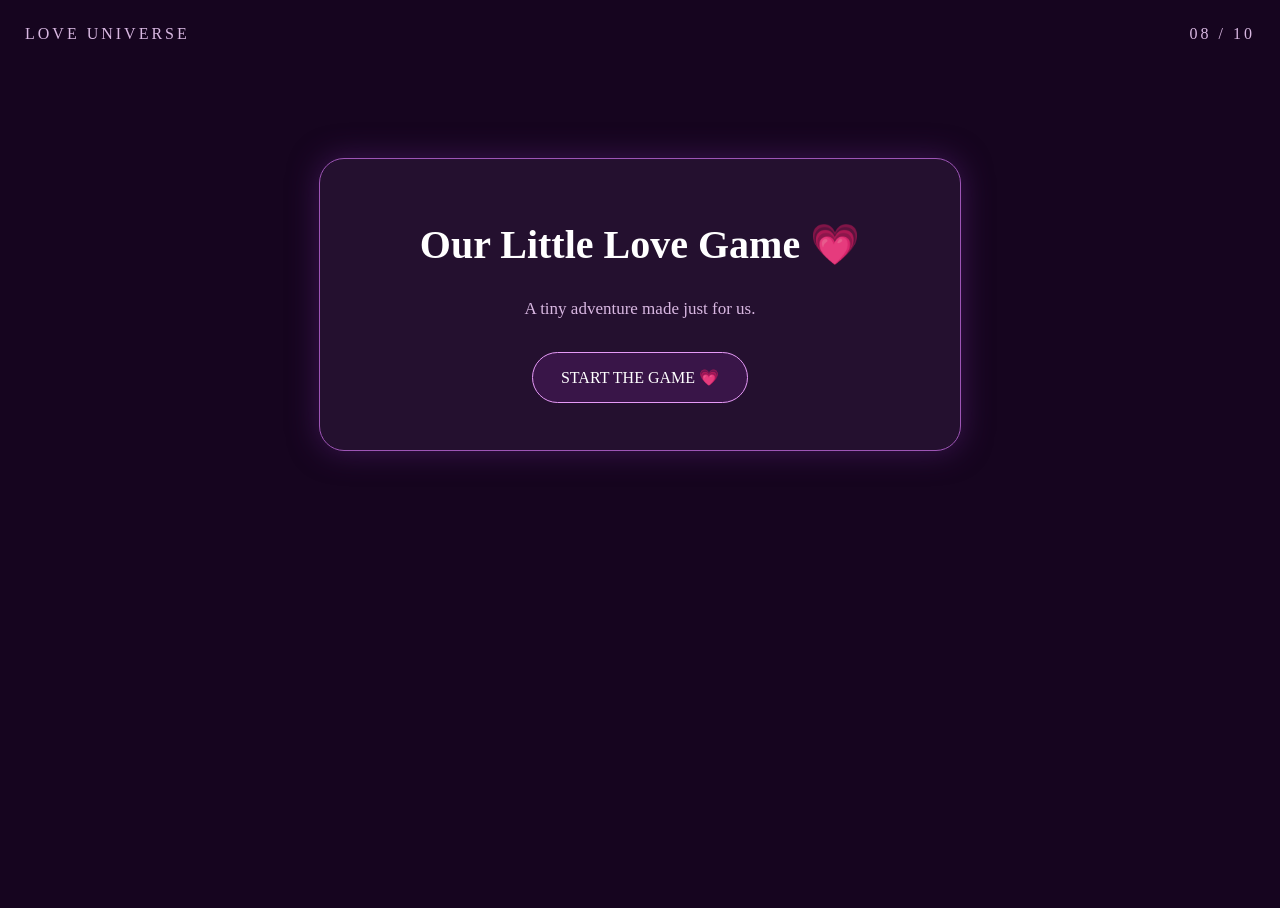
<file: wishverse/page8.html>
<!DOCTYPE html>
<html>
<head>
    <title>Love Universe</title>

    <style>
        body {
            margin: 0;
            background: #16051f;
            color: white;
            font-family: Georgia, serif;
            text-align: center;
        }

        header {
            padding: 25px;
            display: flex;
            justify-content: space-between;
            color: #d9b8e2;
            letter-spacing: 3px;
        }

        .page {
            min-height: 80vh;
            padding: 60px 20px;
        }

        .box {
            max-width: 600px;
            margin: 30px auto;
            padding: 35px 20px;
            background: #24102f;
            border: 1px solid #9d55b5;
            border-radius: 25px;
            box-shadow: 0 0 30px #3b1550;
        }

        h1 {
            font-size: 40px;
        }

        h2 {
            font-size: 27px;
        }

        p {
            color: #d9b8e2;
            font-size: 17px;
            line-height: 1.7;
        }

        .button {
            display: inline-block;
            padding: 15px 28px;
            margin: 12px;
            background: #391548;
            color: white;
            text-decoration: none;
            border: 1px solid #e69af7;
            border-radius: 30px;
            font-size: 16px;
        }

        .heart {
            font-size: 55px;
            text-decoration: none;
            margin: 15px;
        }

        .big-heart {
            font-size: 100px;
            text-decoration: none;
        }

        .game {
            display: none;
        }

        .game:target {
            display: block;
        }

        #start {
            display: block;
        }

        #start:target {
            display: block;
        }
    </style>
</head>

<body>

<header>
    <span>LOVE UNIVERSE</span>
    <span>08 / 10</span>
</header>


<!-- START -->

<div class="page" id="start">

    <div class="box">

        <h1>Our Little Love Game 💗</h1>

        <p>
            A tiny adventure made just for us.
        </p>

        <a href="#game1" class="button">
            START THE GAME 💗
        </a>

    </div>

</div>


<!-- GAME 1 -->

<div class="page game" id="game1">

    <div class="box">

        <h1>Catch Our Hearts 💕</h1>

        <p>
            Catch all five hearts!
        </p>

        <a href="#heart1" class="heart">💗</a>
        <a href="#heart2" class="heart">💗</a>
        <a href="#heart3" class="heart">💗</a>
        <a href="#heart4" class="heart">💗</a>
        <a href="#heart5" class="heart">💗</a>

    </div>

</div>


<!-- HEART 1 -->

<div class="page game" id="heart1">

    <div class="box">

        <h1>Heart 1 💗</h1>

        <p>
            For the first smile.
        </p>

        <a href="#heart2" class="button">
            Next Heart →
        </a>

    </div>

</div>


<!-- HEART 2 -->

<div class="page game" id="heart2">

    <div class="box">

        <h1>Heart 2 💗</h1>

        <p>
            For every silly laugh.
        </p>

        <a href="#heart3" class="button">
            Next Heart →
        </a>

    </div>

</div>


<!-- HEART 3 -->

<div class="page game" id="heart3">

    <div class="box">

        <h1>Heart 3 💗</h1>

        <p>
            For every late-night conversation.
        </p>

        <a href="#heart4" class="button">
            Next Heart →
        </a>

    </div>

</div>


<!-- HEART 4 -->

<div class="page game" id="heart4">

    <div class="box">

        <h1>Heart 4 💗</h1>

        <p>
            For every memory we made.
        </p>

        <a href="#heart5" class="button">
            Last Heart →
        </a>

    </div>

</div>


<!-- HEART 5 -->

<div class="page game" id="heart5">

    <div class="box">

        <h1>Heart 5 💗</h1>

        <p>
            This one is just for you. ❤️
        </p>

        <a href="#game2" class="button">
            Continue →
        </a>

    </div>

</div>


<!-- GAME 2 -->

<div class="page game" id="game2">

    <div class="box">

        <h1>A Little Choice 🌙</h1>

        <p>
            Our perfect evening together?
        </p>

        <a href="#choice" class="button">
            🌌 Watch the stars
        </a>

        <a href="#choice" class="button">
            🌧️ Talk for hours
        </a>

        <a href="#choice" class="button">
            🍕 Eat & Laugh
        </a>

    </div>

</div>


<!-- CHOICE -->

<div class="page game" id="choice">

    <div class="box">

        <h1>Good choice. 🥹💗</h1>

        <p>
            Anything is perfect when it is with you.
        </p>

        <a href="#game3" class="button">
            Next →
        </a>

    </div>

</div>


<!-- GAME 3 -->

<div class="page game" id="game3">

    <div class="box">

        <h1>Remember Us? ✨</h1>

        <p>
            Choose a little memory.
        </p>

        <a href="#memory1" class="heart">💗</a>
        <a href="#memory2" class="heart">🌙</a>
        <a href="#memory3" class="heart">✨</a>
        <a href="#memory4" class="heart">🫶</a>

    </div>

</div>


<!-- MEMORIES -->

<div class="page game" id="memory1">

    <div class="box">

        <h1>💗</h1>

        <p>
            Every little moment with you matters.
        </p>

        <a href="#game4" class="button">Continue →</a>

    </div>

</div>


<div class="page game" id="memory2">

    <div class="box">

        <h1>🌙</h1>

        <p>
            Some nights become beautiful memories.
        </p>

        <a href="#game4" class="button">Continue →</a>

    </div>

</div>


<div class="page game" id="memory3">

    <div class="box">

        <h1>✨</h1>

        <p>
            The smallest moments become the biggest memories.
        </p>

        <a href="#game4" class="button">Continue →</a>

    </div>

</div>


<div class="page game" id="memory4">

    <div class="box">

        <h1>🫶</h1>

        <p>
            Some memories are worth keeping forever.
        </p>

        <a href="#game4" class="button">Continue →</a>

    </div>

</div>


<!-- GAME 4 -->

<div class="page game" id="game4">

    <div class="box">

        <h1>One Last Question 💕</h1>

        <p>
            If you could keep one thing forever...
        </p>

        <a href="#answer" class="button">
            ❤️ Us
        </a>

        <a href="#answer" class="button">
            🌙 Our Memories
        </a>

        <a href="#answer" class="button">
            ✨ Every Moment
        </a>

    </div>

</div>


<!-- ANSWER -->

<div class="page game" id="answer">

    <div class="box">

        <h1>That's the answer. 🥹💗</h1>

        <p>
            I don't want just one moment.
            <br>
            I want all of them with you.
        </p>

        <a href="#final" class="button">
            One Last Thing →
        </a>

    </div>

</div>


<!-- FINAL -->

<div class="page game" id="final">

    <div class="box">

        <h1>One Last Heart ❤️</h1>

        <p>
            Tap the heart...
        </p>

        <a href="#surprise" class="big-heart">
            ❤️
        </a>

    </div>

</div>


<!-- SURPRISE -->

<div class="page game" id="surprise">

    <div class="box">

        <h1>Out of everyone in this universe... 🌌</h1>

        <p style="font-size:21px;">

            I would still choose you. ❤️

            <br><br>

            And I would choose you again. ♾️

        </p>

        <a href="page9.html" class="button">
            Continue →
        </a>

    </div>

</div>
</file>
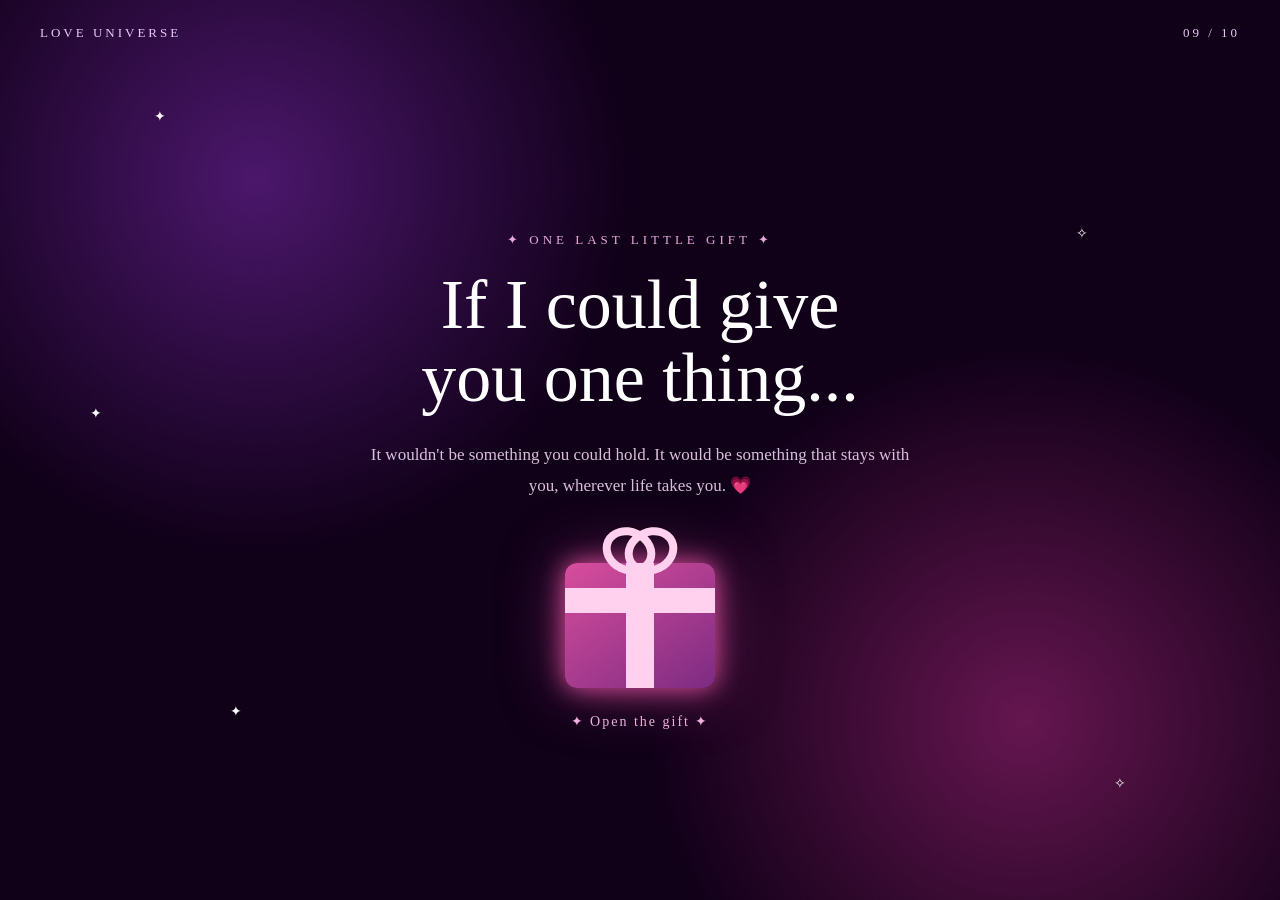
<file: wishverse/page9.html>
<!DOCTYPE html>
<html lang="en">
<head>
    <meta charset="UTF-8">
    <meta name="viewport" content="width=device-width, initial-scale=1.0">

    <title>Love Universe - Page 9</title>

    <style>
        * {
            box-sizing: border-box;
        }

        body {
            margin: 0;
            min-height: 100vh;
            overflow-x: hidden;
            background:
                radial-gradient(circle at 20% 20%, #4b176b 0%, transparent 30%),
                radial-gradient(circle at 80% 80%, #65164f 0%, transparent 30%),
                #100018;
            color: white;
            font-family: Georgia, serif;
            text-align: center;
        }

        /* Stars */

        .star {
            position: fixed;
            color: #ffffff;
            font-size: 14px;
            animation: twinkle 2s infinite alternate;
        }

        .s1 { top: 12%; left: 12%; }
        .s2 { top: 25%; right: 15%; animation-delay: .5s; }
        .s3 { bottom: 20%; left: 18%; animation-delay: 1s; }
        .s4 { bottom: 12%; right: 12%; animation-delay: 1.5s; }
        .s5 { top: 45%; left: 7%; animation-delay: .8s; }

        @keyframes twinkle {
            from {
                opacity: .2;
                transform: scale(.8);
            }

            to {
                opacity: 1;
                transform: scale(1.4);
            }
        }

        /* Header */

        header {
            width: 100%;
            padding: 25px 40px;
            display: flex;
            justify-content: space-between;
            align-items: center;
            letter-spacing: 3px;
            font-size: 13px;
            color: #e9c9f5;
        }

        /* Main */

        .page {
            min-height: calc(100vh - 70px);
            display: flex;
            flex-direction: column;
            align-items: center;
            justify-content: center;
            padding: 40px 20px;
        }

        .small {
            color: #e6a9dc;
            letter-spacing: 4px;
            font-size: 13px;
            margin-bottom: 20px;
        }

        h1 {
            font-size: clamp(38px, 7vw, 70px);
            line-height: 1.05;
            font-weight: normal;
            margin: 0;
        }

        h1 span {
            color: #f39adf;
            font-style: italic;
        }

        .subtitle {
            max-width: 550px;
            color: #d8bfdc;
            font-size: 17px;
            line-height: 1.8;
            margin-top: 25px;
        }

        /* Gift */

        .gift-area {
            margin-top: 45px;
            cursor: pointer;
            text-decoration: none;
            color: white;
        }

        .gift {
            width: 150px;
            height: 125px;
            background: linear-gradient(145deg, #d84d9c, #7c2c82);
            border-radius: 12px;
            position: relative;
            margin: auto;
            box-shadow:
                0 0 25px #d84d9c,
                0 0 60px rgba(216, 77, 156, .5);
            transition: .4s;
        }

        .gift:hover {
            transform: translateY(-12px) scale(1.05);
            box-shadow:
                0 0 35px #ff8ed8,
                0 0 90px rgba(216, 77, 156, .7);
        }

        .gift::before {
            content: "";
            position: absolute;
            width: 28px;
            height: 125px;
            background: #ffd1ef;
            left: 61px;
            top: 0;
        }

        .gift::after {
            content: "";
            position: absolute;
            width: 150px;
            height: 25px;
            background: #ffd1ef;
            left: 0;
            top: 25px;
        }

        .bow {
            position: absolute;
            top: -35px;
            left: 45px;
            width: 60px;
            height: 45px;
        }

        .bow::before,
        .bow::after {
            content: "";
            position: absolute;
            width: 38px;
            height: 30px;
            border: 8px solid #ffd1ef;
            border-radius: 50%;
        }

        .bow::before {
            left: -8px;
            transform: rotate(25deg);
        }

        .bow::after {
            right: -8px;
            transform: rotate(-25deg);
        }

        .click-text {
            margin-top: 25px;
            color: #f0b6e5;
            letter-spacing: 2px;
            font-size: 14px;
        }

        /* Hidden surprise */

        .surprise {
            display: none;
            max-width: 650px;
            animation: appear 1.5s ease;
        }

        #open:target ~ .page .intro {
            display: none;
        }

        #open:target ~ .page .surprise {
            display: block;
        }

        #open:target ~ .page .gift-area {
            display: none;
        }

        @keyframes appear {
            from {
                opacity: 0;
                transform: translateY(30px);
            }

            to {
                opacity: 1;
                transform: translateY(0);
            }
        }

        .heart {
            font-size: 75px;
            animation: heartbeat 1.4s infinite;
            margin-bottom: 20px;
        }

        @keyframes heartbeat {
            0%, 100% {
                transform: scale(1);
            }

            50% {
                transform: scale(1.18);
            }
        }

        .surprise h2 {
            font-size: 42px;
            font-weight: normal;
            color: #ffb4e9;
            margin: 10px 0 25px;
        }

        .message {
            color: #ead7e9;
            font-size: 18px;
            line-height: 2;
        }

        .forever {
            margin-top: 25px;
            font-size: 25px;
            color: #ffffff;
            font-style: italic;
        }

        /* Continue */

        .continue {
            display: inline-block;
            margin-top: 40px;
            padding: 14px 30px;
            border: 1px solid #e99bd9;
            border-radius: 30px;
            color: white;
            text-decoration: none;
            letter-spacing: 1px;
            background: rgba(255,255,255,.05);
            transition: .3s;
        }

        .continue:hover {
            background: #c64c9f;
            box-shadow: 0 0 25px #d95ab0;
            transform: translateY(-3px);
        }

        @media(max-width:600px) {

            header {
                padding: 20px;
            }

            .subtitle {
                font-size: 15px;
            }

            .surprise h2 {
                font-size: 32px;
            }

            .message {
                font-size: 16px;
            }
        }
    </style>
</head>

<body>

    <div class="star s1">✦</div>
    <div class="star s2">✧</div>
    <div class="star s3">✦</div>
    <div class="star s4">✧</div>
    <div class="star s5">✦</div>

    <header>
        <div>LOVE UNIVERSE</div>
        <div>09 / 10</div>
    </header>

    <!-- This activates the surprise -->
    <div id="open"></div>

    <main class="page">

        <!-- Before opening -->

        <section class="intro">

            <div class="small">✦ ONE LAST LITTLE GIFT ✦</div>

            <h1>
                If I could give<br>
                you one thing...
            </h1>

            <p class="subtitle">
                It wouldn't be something you could hold.
                It would be something that stays with you,
                wherever life takes you. 💗
            </p>

        </section>

        <!-- Gift -->

        <a href="#open" class="gift-area">

            <div class="gift">

                <div class="bow"></div>

            </div>

            <div class="click-text">
                ✦ Open the gift ✦
            </div>

        </a>

        <!-- Surprise -->

        <section class="surprise">

            <div class="heart">💗</div>

            <h2>
                My forever.
            </h2>

            <div class="message">

                No matter how many pages<br>
                this universe has...

                <br><br>

                my favorite chapter<br>
                will always be <b>you.</b>

            </div>

            <div class="forever">
                “Somewhere between all the moments,
                I found my home in you.” ∞
            </div>

            <a href="page10.html" class="continue">
                One last page → ✨
            </a>

        </section>

    </main>

</body>
</html>
</file>
<file: wishverse/style.css>
* {
    margin: 0;
    padding: 0;
    box-sizing: border-box;
}

html,
body {
    width: 100%;
    height: 100%;
}

body {
    overflow: hidden;
    color: white;
    font-family: Georgia, "Times New Roman", serif;
    background: #05030b;
}


/* =========================
   GALAXY BACKGROUND
   ========================= */

.space {
    position: fixed;
    inset: 0;

    background:
        radial-gradient(
            circle at 50% 45%,
            rgba(120, 70, 180, 0.35),
            transparent 28%
        ),
        radial-gradient(
            circle at 20% 80%,
            rgba(70, 40, 120, 0.25),
            transparent 30%
        ),
        radial-gradient(
            circle at 85% 20%,
            rgba(150, 80, 190, 0.18),
            transparent 25%
        ),
        linear-gradient(
            135deg,
            #03020a,
            #0b0615,
            #14091f,
            #05030b
        );

    animation: universe 12s ease-in-out infinite alternate;
}

@keyframes universe {

    from {
        transform: scale(1);
    }

    to {
        transform: scale(1.08);
    }
}


/* =========================
   STARS
   ========================= */

.stars {
    position: fixed;
    inset: 0;

    background-image:
        radial-gradient(circle, white 1px, transparent 1.5px),
        radial-gradient(circle, white 1px, transparent 1.5px),
        radial-gradient(circle, white 2px, transparent 2px);

    background-size:
        90px 90px,
        170px 170px,
        300px 300px;

    background-position:
        10px 20px,
        50px 80px,
        100px 40px;

    opacity: 0.6;

    animation: starsMove 20s linear infinite;
}

@keyframes starsMove {

    from {
        transform: translateY(0);
    }

    to {
        transform: translateY(-100px);
    }
}


/* =========================
   MOON
   ========================= */

.moon {
    position: fixed;

    width: 230px;
    height: 230px;

    right: 9%;
    top: 12%;

    border-radius: 50%;

    background:
        radial-gradient(
            circle at 35% 35%,
            #ffffff,
            #ddd3eb 45%,
            #a99ab9 75%,
            #75627f
        );

    box-shadow:
        0 0 30px rgba(255,255,255,0.3),
        0 0 80px rgba(190,150,230,0.25);

    opacity: 0.85;

    animation: moonFloat 6s ease-in-out infinite alternate;
}

@keyframes moonFloat {

    from {
        transform: translateY(0);
    }

    to {
        transform: translateY(15px);
    }
}


/* =========================
   SHOOTING STARS
   ========================= */

.shooting-star {
    position: fixed;

    width: 120px;
    height: 2px;

    background: linear-gradient(
        90deg,
        transparent,
        white
    );

    transform: rotate(-35deg);

    opacity: 0;

    animation: shooting 5s linear infinite;
}

.star-one {
    top: 25%;
    left: 5%;
    animation-delay: 2s;
}

.star-two {
    top: 45%;
    left: 70%;
    animation-delay: 5s;
}

.star-three {
    top: 10%;
    left: 55%;
    animation-delay: 8s;
}

@keyframes shooting {

    0% {
        transform: translate(0, 0) rotate(-35deg);
        opacity: 0;
    }

    10% {
        opacity: 1;
    }

    25% {
        transform: translate(300px, 180px) rotate(-35deg);
        opacity: 0;
    }

    100% {
        opacity: 0;
    }
}


/* =========================
   HEADER
   ========================= */

header {
    position: fixed;

    top: 0;
    left: 0;

    width: 100%;

    padding: 35px 6%;

    display: flex;
    justify-content: space-between;
    align-items: center;

    z-index: 10;
}

.logo {
    font-size: 20px;

    letter-spacing: 5px;

    font-weight: bold;

    text-shadow:
        0 0 15px rgba(255,255,255,0.5);
}

.menu {
    width: 45px;
    height: 45px;

    border: 1px solid rgba(255,255,255,0.25);

    border-radius: 50%;

    display: flex;
    justify-content: center;
    align-items: center;

    backdrop-filter: blur(10px);

    font-size: 22px;

    transition: 0.4s;
}

.menu:hover {
    transform: rotate(15deg) scale(1.1);

    background: rgba(255,255,255,0.1);

    box-shadow: 0 0 25px rgba(220,170,255,0.5);
}


/* =========================
   MAIN
   ========================= */

main {
    position: relative;

    z-index: 5;

    width: 100%;
    height: 100vh;

    display: flex;

    flex-direction: column;

    justify-content: center;

    align-items: center;

    text-align: center;

    padding: 20px;
}


/* Small Heading */

.eyebrow {
    font-size: 11px;

    letter-spacing: 6px;

    opacity: 0;

    animation: reveal 1.5s ease forwards;

    margin-bottom: 25px;
}


/* Main Heading */

h1 {
    font-size: clamp(45px, 7vw, 82px);

    line-height: 1.08;

    font-weight: normal;

    letter-spacing: -2px;

    opacity: 0;

    animation: reveal 1.5s ease 0.3s forwards;

    text-shadow:
        0 0 15px rgba(255,255,255,0.2),
        0 0 40px rgba(190,130,255,0.25);
}

h1 span {
    font-style: italic;

    background: linear-gradient(
        90deg,
        #ffffff,
        #d9b5ff,
        #ffffff
    );

    background-size: 200% auto;

    color: transparent;

    background-clip: text;

    -webkit-background-clip: text;

    animation: shine 4s linear infinite;
}

@keyframes shine {

    to {
        background-position: 200% center;
    }
}


/* Description */

.description {
    max-width: 550px;

    margin-top: 25px;

    font-size: 16px;

    line-height: 1.8;

    color: rgba(255,255,255,0.7);

    opacity: 0;

    animation: reveal 1.5s ease 0.6s forwards;
}


/* =========================
   BUTTON
   ========================= */

#beginButton {
    margin-top: 40px;

    padding: 17px 27px 17px 30px;

    border: 1px solid rgba(255,255,255,0.3);

    border-radius: 50px;

    color: white;

    background: rgba(255,255,255,0.06);

    backdrop-filter: blur(15px);

    font-family: Georgia, serif;

    font-size: 15px;

    letter-spacing: 1px;

    cursor: pointer;

    display: flex;

    align-items: center;

    gap: 25px;

    opacity: 0;

    animation: reveal 1.5s ease 0.9s forwards;

    transition: 0.4s;
}

#beginButton b {
    width: 35px;
    height: 35px;

    border-radius: 50%;

    display: flex;

    align-items: center;
    justify-content: center;

    background: rgba(255,255,255,0.12);

    font-size: 18px;

    font-weight: normal;

    transition: 0.4s;
}

#beginButton:hover {
    transform: translateY(-5px);

    background: rgba(255,255,255,0.12);

    box-shadow:
        0 0 25px rgba(200,150,255,0.4),
        0 0 70px rgba(150,90,220,0.2);
}

#beginButton:hover b {
    transform: translateX(5px) rotate(-5deg);

    background: white;

    color: #24132f;
}


/* =========================
   SCROLL
   ========================= */

.scroll {
    position: absolute;

    bottom: 65px;

    display: flex;

    flex-direction: column;

    align-items: center;

    gap: 10px;

    opacity: 0.5;

    font-size: 9px;

    letter-spacing: 4px;
}

.line {
    width: 1px;
    height: 45px;

    background: linear-gradient(
        white,
        transparent
    );

    animation: scrollLine 2s infinite;
}

@keyframes scrollLine {

    0% {
        transform: scaleY(0);
        transform-origin: top;
    }

    50% {
        transform: scaleY(1);
    }

    100% {
        transform: scaleY(0);
        transform-origin: bottom;
    }
}


/* =========================
   FOOTER
   ========================= */

footer {
    position: fixed;

    bottom: 30px;

    left: 6%;

    right: 6%;

    display: flex;

    justify-content: space-between;

    font-size: 11px;

    letter-spacing: 2px;

    opacity: 0.4;

    z-index: 10;
}


/* =========================
   ANIMATION
   ========================= */

@keyframes reveal {

    from {
        opacity: 0;
        transform: translateY(35px);
    }

    to {
        opacity: 1;
        transform: translateY(0);
    }
}


/* =========================
   MOBILE
   ========================= */

@media (max-width: 600px) {

    header {
        padding: 25px 7%;
    }

    .logo {
        font-size: 15px;
        letter-spacing: 4px;
    }

    .menu {
        width: 38px;
        height: 38px;
    }

    .moon {
        width: 120px;
        height: 120px;

        right: -20px;
        top: 14%;
    }

    .eyebrow {
        font-size: 8px;
        letter-spacing: 4px;
    }

    h1 {
        font-size: 44px;
        letter-spacing: -1px;
    }

    .description {
        max-width: 330px;

        font-size: 14px;

        line-height: 1.7;
    }

    #beginButton {
        font-size: 13px;

        padding: 14px 20px 14px 24px;
    }

    footer {
        font-size: 8px;
        letter-spacing: 1px;
    }
}
/* =========================================
   LOVE UNIVERSE - PAGE 2
   OUR BEGINNING
   ========================================= */

.beginning-page {
    min-height: 100vh;
    overflow-x: hidden;
    overflow-y: auto;
}


/* Background Glow */

.glow {
    position: fixed;
    width: 400px;
    height: 400px;

    border-radius: 50%;

    filter: blur(100px);

    opacity: 0.18;

    pointer-events: none;
}

.glow-one {
    background: #b56cff;

    top: 20%;
    left: -150px;

    animation: glowMove 8s ease-in-out infinite alternate;
}

.glow-two {
    background: #ff8fcf;

    bottom: -150px;
    right: -100px;

    animation: glowMove 10s ease-in-out infinite alternate-reverse;
}

@keyframes glowMove {

    from {
        transform: translate(0, 0);
    }

    to {
        transform: translate(80px, -50px);
    }
}


/* Header */

.beginning-page header {
    position: absolute;
}

.page-number {
    font-family: Arial, sans-serif;

    font-size: 11px;

    letter-spacing: 3px;

    opacity: 0.5;
}


/* Main */

.beginning {
    min-height: 100vh;

    padding: 150px 6% 100px;

    display: flex;

    flex-direction: column;

    align-items: center;

    text-align: center;

    position: relative;

    z-index: 5;
}


/* Eyebrow */

.beginning .eyebrow {
    animation-delay: 0.2s;
}


/* Heading */

.beginning h1 {
    margin-top: 5px;

    font-size: clamp(48px, 7vw, 80px);

    line-height: 1.05;

    animation: beginningReveal 1.5s ease forwards;
}

.beginning h1 span {
    font-style: italic;

    color: #dcbaff;

    text-shadow:
        0 0 20px rgba(210,160,255,0.5);
}


/* Intro */

.intro-text {
    max-width: 550px;

    margin-top: 25px;

    color: rgba(255,255,255,0.65);

    font-size: 16px;

    line-height: 1.8;

    animation: beginningReveal 1.5s ease 0.4s forwards;

    opacity: 0;
}


/* Memory Cards */

.memory-container {

    width: 100%;

    max-width: 1100px;

    margin-top: 65px;

    display: grid;

    grid-template-columns: repeat(3, 1fr);

    gap: 25px;
}


/* Card */

.memory-card {

    min-height: 330px;

    padding: 38px 30px;

    border: 1px solid rgba(255,255,255,0.12);

    border-radius: 25px;

    background: rgba(255,255,255,0.045);

    backdrop-filter: blur(18px);

    -webkit-backdrop-filter: blur(18px);

    display: flex;

    flex-direction: column;

    align-items: center;

    justify-content: center;

    position: relative;

    overflow: hidden;

    opacity: 0;

    animation: cardReveal 1.2s ease forwards;

    transition:
        transform 0.5s ease,
        border 0.5s ease,
        box-shadow 0.5s ease,
        background 0.5s ease;
}


/* Card Animation Delays */

.memory-card:nth-child(1) {
    animation-delay: 0.7s;
}

.memory-card:nth-child(2) {
    animation-delay: 0.95s;
}

.memory-card:nth-child(3) {
    animation-delay: 1.2s;
}


/* Card Glow */

.memory-card::before {

    content: "";

    position: absolute;

    width: 180px;
    height: 180px;

    border-radius: 50%;

    background: rgba(190,130,255,0.12);

    filter: blur(50px);

    top: -80px;
    right: -80px;

    transition: 0.5s;
}


/* Card Hover */

.memory-card:hover {

    transform: translateY(-12px);

    background: rgba(255,255,255,0.08);

    border-color: rgba(220,180,255,0.35);

    box-shadow:
        0 20px 60px rgba(0,0,0,0.3),
        0 0 35px rgba(190,130,255,0.15);
}


.memory-card:hover::before {

    transform: scale(1.5);

    opacity: 0.8;
}


/* Featured Card */

.memory-card.featured {

    transform: translateY(-18px);

    border-color: rgba(220,180,255,0.28);

    background:
        linear-gradient(
            145deg,
            rgba(190,130,255,0.12),
            rgba(255,255,255,0.04)
        );

    box-shadow:
        0 20px 60px rgba(0,0,0,0.25),
        0 0 40px rgba(190,130,255,0.1);
}


.memory-card.featured:hover {

    transform: translateY(-28px) scale(1.02);
}


/* Card Icon */

.card-icon {

    width: 58px;
    height: 58px;

    border-radius: 50%;

    display: flex;

    align-items: center;
    justify-content: center;

    font-size: 25px;

    margin-bottom: 25px;

    background: rgba(255,255,255,0.08);

    border: 1px solid rgba(255,255,255,0.15);

    box-shadow:
        0 0 25px rgba(190,130,255,0.15);

    transition: 0.5s;
}


.memory-card:hover .card-icon {

    transform: rotate(10deg) scale(1.15);

    box-shadow:
        0 0 30px rgba(210,160,255,0.35);
}


/* Card Small Title */

.memory-card > span {

    font-family: Arial, sans-serif;

    font-size: 9px;

    letter-spacing: 3px;

    color: rgba(255,255,255,0.5);

    margin-bottom: 13px;
}


/* Card Heading */

.memory-card h2 {

    font-size: 23px;

    font-weight: normal;

    margin-bottom: 15px;
}


/* Card Description */

.memory-card p {

    max-width: 250px;

    font-family: Arial, sans-serif;

    font-size: 13px;

    line-height: 1.7;

    color: rgba(255,255,255,0.55);
}


/* Card Line */

.card-line {

    width: 35px;
    height: 1px;

    background: rgba(255,255,255,0.3);

    margin: 22px 0 13px;
}


/* Card Bottom */

.memory-card small {

    font-family: Arial, sans-serif;

    font-size: 10px;

    letter-spacing: 1px;

    color: rgba(255,255,255,0.35);
}


/* Bottom Message */

.bottom-message {

    margin-top: 60px;

    opacity: 0;

    animation: beginningReveal 1.2s ease 1.5s forwards;
}


.bottom-message p {

    font-size: 18px;

    font-style: italic;

    color: rgba(255,255,255,0.7);

    margin-bottom: 22px;
}


/* Continue Button */

#continueButton {

    padding: 14px 25px;

    border-radius: 40px;

    border: 1px solid rgba(255,255,255,0.2);

    background: rgba(255,255,255,0.06);

    color: white;

    font-family: Georgia, serif;

    cursor: pointer;

    font-size: 14px;

    backdrop-filter: blur(10px);

    transition: 0.4s;
}


#continueButton span {

    display: inline-block;

    margin-left: 12px;

    transition: 0.4s;
}


#continueButton:hover {

    transform: translateY(-4px);

    background: rgba(255,255,255,0.12);

    box-shadow:
        0 0 30px rgba(200,150,255,0.3);
}


#continueButton:hover span {

    transform: translateX(6px);
}


/* Animations */

@keyframes beginningReveal {

    from {
        opacity: 0;

        transform:
            translateY(35px);
    }

    to {
        opacity: 1;

        transform:
            translateY(0);
    }
}


@keyframes cardReveal {

    from {
        opacity: 0;

        transform:
            translateY(50px)
            scale(0.95);
    }

    to {
        opacity: 1;

        transform:
            translateY(0)
            scale(1);
    }
}


/* Mobile */

@media (max-width: 800px) {

    .beginning {
        padding-top: 120px;
    }

    .memory-container {

        grid-template-columns: 1fr;

        max-width: 450px;

        gap: 20px;

        margin-top: 45px;
    }

    .memory-card {
        min-height: 290px;
    }

    .memory-card.featured {
        transform: none;
    }

    .memory-card.featured:hover {
        transform: translateY(-12px);
    }

    .intro-text {
        font-size: 14px;
    }

    .beginning h1 {
        font-size: 46px;
    }
}
/* =========================================
   PAGE 3 - OUR JOURNEY
   ========================================= */

.journey-page {
    overflow-x: hidden;
    overflow-y: auto;
    min-height: 100vh;
}


/* Background Glow */

.journey-glow {
    position: fixed;
    width: 450px;
    height: 450px;

    border-radius: 50%;

    filter: blur(120px);

    opacity: 0.12;

    pointer-events: none;
}

.glow-left {
    left: -200px;
    top: 30%;

    background: #b56cff;

    animation: journeyGlow 8s ease-in-out infinite alternate;
}

.glow-right {
    right: -200px;
    bottom: 10%;

    background: #ff8fcf;

    animation: journeyGlow 10s ease-in-out infinite alternate-reverse;
}

@keyframes journeyGlow {

    from {
        transform: translate(0, 0) scale(1);
    }

    to {
        transform: translate(80px, -60px) scale(1.2);
    }
}


/* Header */

.journey-header {
    position: absolute;
}

.journey-header .page-number {
    font-family: Arial, sans-serif;
}


/* Main */

.journey {
    position: relative;

    z-index: 5;

    padding: 145px 7% 120px;

    min-height: 100vh;
}


/* Heading */

.journey-heading {
    text-align: center;

    max-width: 700px;

    margin: auto;
}

.journey-eyebrow {
    font-family: Arial, sans-serif;

    font-size: 10px;

    letter-spacing: 6px;

    color: rgba(255,255,255,0.55);

    margin-bottom: 25px;

    animation: journeyFade 1.5s ease forwards;
}

.journey-heading h1 {
    margin: 0;

    font-size: clamp(55px, 8vw, 90px);

    line-height: 1;

    font-weight: normal;

    animation: journeyFade 1.5s ease 0.3s forwards;
}

.journey-heading h1 span {

    font-style: italic;

    color: #dcbaff;

    text-shadow:
        0 0 20px rgba(210,160,255,0.5),
        0 0 50px rgba(170,100,255,0.25);
}

.journey-heading p {

    margin-top: 25px;

    color: rgba(255,255,255,0.55);

    font-size: 15px;

    line-height: 1.8;

    animation: journeyFade 1.5s ease 0.5s forwards;

    opacity: 0;
}


/* =========================================
   TIMELINE
   ========================================= */

.timeline {

    position: relative;

    max-width: 1050px;

    margin: 90px auto 0;
}


/* Center Line */

.timeline::before {

    content: "";

    position: absolute;

    left: 50%;

    top: 0;

    bottom: 0;

    width: 1px;

    background:
        linear-gradient(
            to bottom,
            transparent,
            rgba(220,180,255,0.5),
            rgba(220,180,255,0.5),
            transparent
        );

    transform: translateX(-50%);

    box-shadow:
        0 0 15px rgba(200,150,255,0.3);
}


/* Timeline Item */

.timeline-item {

    width: 100%;

    min-height: 250px;

    position: relative;

    display: flex;

    align-items: center;

    margin-bottom: 30px;
}


/* Number */

.timeline-number {

    position: absolute;

    left: 50%;

    transform: translateX(-50%);

    font-family: Arial, sans-serif;

    font-size: 10px;

    letter-spacing: 2px;

    color: rgba(255,255,255,0.25);

    margin-top: -150px;
}


/* Dot */

.timeline-dot {

    position: absolute;

    left: 50%;

    transform: translateX(-50%);

    width: 55px;

    height: 55px;

    border-radius: 50%;

    display: flex;

    align-items: center;

    justify-content: center;

    background:
        radial-gradient(
            circle,
            rgba(255,255,255,0.15),
            rgba(120,70,170,0.15)
        );

    border: 1px solid rgba(220,180,255,0.4);

    backdrop-filter: blur(15px);

    box-shadow:
        0 0 20px rgba(190,130,255,0.2),
        inset 0 0 15px rgba(255,255,255,0.05);

    font-size: 20px;

    color: #f0dfff;

    z-index: 2;

    transition: 0.5s;
}


/* Dot Hover */

.timeline-item:hover .timeline-dot {

    transform:
        translateX(-50%)
        scale(1.2);

    box-shadow:
        0 0 25px rgba(220,170,255,0.6),
        0 0 60px rgba(170,100,255,0.25);

    background: rgba(200,150,255,0.15);
}


/* Timeline Card */

.timeline-card {

    width: 42%;

    padding: 32px;

    border-radius: 22px;

    border: 1px solid rgba(255,255,255,0.1);

    background: rgba(255,255,255,0.045);

    backdrop-filter: blur(18px);

    -webkit-backdrop-filter: blur(18px);

    transition:
        0.5s;

    position: relative;

    overflow: hidden;
}


/* Card Glow */

.timeline-card::before {

    content: "";

    position: absolute;

    width: 150px;

    height: 150px;

    border-radius: 50%;

    background: rgba(200,150,255,0.1);

    filter: blur(50px);

    top: -70px;

    right: -60px;

    transition: 0.5s;
}


/* Left Cards */

.timeline-item:not(.reverse) {

    justify-content: flex-start;
}


/* Right Cards */

.timeline-item.reverse {

    justify-content: flex-end;
}


/* Hover */

.timeline-card:hover {

    transform: translateY(-8px);

    border-color:
        rgba(220,180,255,0.3);

    background:
        rgba(255,255,255,0.075);

    box-shadow:
        0 20px 60px rgba(0,0,0,0.25),
        0 0 35px rgba(190,130,255,0.12);
}

.timeline-card:hover::before {

    transform: scale(1.5);

}


/* Card Text */

.timeline-card small {

    font-family: Arial, sans-serif;

    font-size: 9px;

    letter-spacing: 3px;

    color: rgba(255,255,255,0.4);
}


.timeline-card h2 {

    margin-top: 13px;

    font-size: 24px;

    font-weight: normal;

    line-height: 1.3;
}


.timeline-card p {

    margin-top: 14px;

    font-family: Arial, sans-serif;

    font-size: 13px;

    line-height: 1.8;

    color: rgba(255,255,255,0.55);
}


.memory-date {

    display: block;

    margin-top: 20px;

    font-family: Arial, sans-serif;

    font-size: 9px;

    letter-spacing: 1px;

    color: rgba(220,180,255,0.65);
}


/* =========================================
   ENDING
   ========================================= */

.journey-ending {

    text-align: center;

    margin-top: 70px;
}


.ending-line {

    width: 1px;

    height: 50px;

    margin: auto;

    background:
        linear-gradient(
            white,
            transparent
        );

    animation: endingLine 2s infinite;
}


.journey-ending p {

    margin-top: 20px;

    font-size: 18px;

    font-style: italic;

    color: rgba(255,255,255,0.65);
}


#journeyNext {

    margin-top: 25px;

    padding: 14px 25px;

    border-radius: 40px;

    border:
        1px solid rgba(255,255,255,0.2);

    background:
        rgba(255,255,255,0.06);

    color: white;

    font-family: Georgia, serif;

    font-size: 14px;

    cursor: pointer;

    backdrop-filter: blur(10px);

    transition: 0.4s;
}


#journeyNext span {

    display: inline-block;

    margin-left: 10px;

    transition: 0.4s;
}


#journeyNext:hover {

    transform: translateY(-4px);

    background:
        rgba(255,255,255,0.12);

    box-shadow:
        0 0 30px rgba(200,150,255,0.3);
}


#journeyNext:hover span {

    transform: translateX(6px);
}


/* =========================================
   ANIMATIONS
   ========================================= */

@keyframes journeyFade {

    from {

        opacity: 0;

        transform:
            translateY(35px);
    }

    to {

        opacity: 1;

        transform:
            translateY(0);
    }
}


@keyframes endingLine {

    0% {
        transform: scaleY(0);
        transform-origin: top;
    }

    50% {
        transform: scaleY(1);
    }

    100% {
        transform: scaleY(0);
        transform-origin: bottom;
    }
}


/* =========================================
   MOBILE
   ========================================= */

@media (max-width: 750px) {

    .journey {

        padding:
            120px 25px 100px;
    }


    .journey-heading h1 {

        font-size: 50px;
    }


    .journey-heading p {

        font-size: 14px;
    }


    .timeline {

        margin-top: 65px;
    }


    /* Move timeline line to left */

    .timeline::before {

        left: 20px;

        transform: none;
    }


    .timeline-item {

        min-height: auto;

        margin-bottom: 30px;

        padding-left: 55px;

        justify-content: flex-start !important;
    }


    .timeline-dot {

        left: 20px;

        transform: translateX(-50%);
    }


    .timeline-item:hover .timeline-dot {

        transform:
            translateX(-50%)
            scale(1.15);
    }


    .timeline-number {

        display: none;
    }


    .timeline-card {

        width: 100%;

        padding: 27px 23px;
    }


    .timeline-card h2 {

        font-size: 20px;
    }


    .timeline-card p {

        font-size: 12px;
    }


    .journey-ending {

        margin-top: 50px;
    }


    .journey-footer {

        display: none;
    }
}
/* PAGE 3 HEADING FIX */

.journey-page {
    overflow-x: hidden;
    overflow-y: auto;
}

.journey {
    min-height: 100vh;
    height: auto;
    padding-top: 180px;
    padding-bottom: 150px;
}

.journey-heading {
    position: relative;
    z-index: 10;
}

.journey-heading h1 {
    position: relative;
    z-index: 10;
    margin: 0;
    line-height: 1.15;
}

.journey-heading h1 span {
    display: inline-block;
}

@media (max-width: 750px) {

    .journey {
        padding-top: 145px;
        padding-bottom: 120px;
    }

    .journey-heading h1 {
        font-size: 52px;
        line-height: 1.15;
    }
}
/* =========================================
   PAGE 4 - MOMENTS WE KEEP
   ========================================= */

.memories-page {
    min-height: 100vh;
    overflow-x: hidden;
    overflow-y: auto;
}


/* Background Glow */

.memory-glow {
    position: fixed;

    width: 450px;
    height: 450px;

    border-radius: 50%;

    filter: blur(120px);

    opacity: 0.13;

    pointer-events: none;
}

.glow-a {
    top: 20%;
    left: -200px;

    background: #c078ff;

    animation: memoryGlow 9s ease-in-out infinite alternate;
}

.glow-b {
    right: -200px;
    bottom: 10%;

    background: #ff8bc9;

    animation: memoryGlow 11s ease-in-out infinite alternate-reverse;
}

@keyframes memoryGlow {

    from {
        transform: translate(0, 0);
    }

    to {
        transform: translate(90px, -60px);
    }
}


/* Header */

.memories-header {
    position: absolute;
}


/* Main */

.memories {
    position: relative;

    z-index: 5;

    padding: 145px 6% 110px;

    min-height: 100vh;
}


/* Heading */

.memories-heading {

    text-align: center;

    max-width: 750px;

    margin: auto;
}

.memories-eyebrow {

    font-family: Arial, sans-serif;

    font-size: 10px;

    letter-spacing: 6px;

    color: rgba(255,255,255,0.5);

    margin-bottom: 25px;

    animation: memoryReveal 1.3s ease forwards;
}


.memories-heading h1 {

    font-size: clamp(48px, 7vw, 80px);

    line-height: 1.05;

    font-weight: normal;

    animation: memoryReveal 1.3s ease 0.2s forwards;

    opacity: 0;
}


.memories-heading h1 span {

    font-style: italic;

    color: #dfbaff;

    text-shadow:
        0 0 25px rgba(210,160,255,0.45);
}


.memories-heading p {

    max-width: 500px;

    margin: 25px auto 0;

    font-size: 15px;

    line-height: 1.8;

    color: rgba(255,255,255,0.55);

    animation: memoryReveal 1.3s ease 0.4s forwards;

    opacity: 0;
}


/* =========================================
   PHOTO GALLERY
   ========================================= */

.photo-gallery {

    max-width: 1000px;

    margin: 70px auto 0;

    display: grid;

    grid-template-columns: repeat(2, 1fr);

    gap: 35px 45px;
}


/* Photo Card */

.photo-card {

    position: relative;

    padding: 13px;

    background: rgba(255,255,255,0.06);

    border: 1px solid rgba(255,255,255,0.14);

    border-radius: 8px;

    backdrop-filter: blur(15px);

    box-shadow:
        0 20px 50px rgba(0,0,0,0.25);

    transition:
        transform 0.6s ease,
        box-shadow 0.6s ease;

    opacity: 0;

    animation: photoAppear 1.3s ease forwards;
}


/* Individual Animation */

.card-one {
    animation-delay: 0.6s;

    transform: rotate(-3deg);
}

.card-two {
    animation-delay: 0.8s;

    transform: rotate(3deg);
}

.card-three {
    animation-delay: 1s;

    transform: rotate(2deg);
}

.card-four {
    animation-delay: 1.2s;

    transform: rotate(-2deg);
}


/* Photo Area */

.photo-placeholder {

    height: 270px;

    border-radius: 4px;

    background:
        radial-gradient(
            circle at 50% 40%,
            rgba(190,130,255,0.2),
            transparent 45%
        ),
        linear-gradient(
            135deg,
            rgba(255,255,255,0.08),
            rgba(100,60,130,0.12)
        );

    border: 1px dashed rgba(255,255,255,0.18);

    display: flex;

    align-items: center;

    justify-content: center;

    flex-direction: column;

    gap: 15px;

    color: rgba(255,255,255,0.35);

    overflow: hidden;

    position: relative;
}


/* Photo Shine */

.photo-placeholder::before {

    content: "";

    position: absolute;

    width: 80px;

    height: 400px;

    background:
        linear-gradient(
            90deg,
            transparent,
            rgba(255,255,255,0.08),
            transparent
        );

    transform: rotate(25deg)
               translateX(-250px);

    transition: 0.8s;
}


.photo-card:hover
.photo-placeholder::before {

    transform:
        rotate(25deg)
        translateX(250px);
}


/* Placeholder Text */

.photo-placeholder span {

    font-family: Arial, sans-serif;

    font-size: 9px;

    letter-spacing: 4px;
}


.photo-placeholder b {

    font-family: Georgia, serif;

    font-size: 30px;

    font-weight: normal;

    color: rgba(220,180,255,0.6);

    text-shadow:
        0 0 20px rgba(210,160,255,0.4);

    animation: heartFloat 3s ease-in-out infinite;
}


@keyframes heartFloat {

    0%, 100% {
        transform: translateY(0);
    }

    50% {
        transform: translateY(-7px);
    }
}


/* Photo Info */

.photo-info {

    padding: 17px 8px 8px;

    text-align: left;
}


.photo-info small {

    font-family: Arial, sans-serif;

    font-size: 8px;

    letter-spacing: 3px;

    color: rgba(255,255,255,0.35);
}


.photo-info p {

    margin-top: 7px;

    font-size: 16px;

    color: rgba(255,255,255,0.75);
}


/* Hover */

.photo-card:hover {

    transform:
        rotate(0deg)
        translateY(-12px)
        scale(1.025);

    box-shadow:
        0 30px 70px rgba(0,0,0,0.4),
        0 0 40px rgba(190,130,255,0.18);

    z-index: 5;
}


/* =========================================
   BOTTOM
   ========================================= */

.memories-bottom {

    text-align: center;

    margin-top: 75px;

    animation:
        memoryReveal
        1.2s ease
        1.5s forwards;

    opacity: 0;
}


.memories-bottom p {

    font-size: 18px;

    line-height: 1.7;

    font-style: italic;

    color: rgba(255,255,255,0.65);
}


#memoriesNext {

    margin-top: 25px;

    padding: 14px 25px;

    border-radius: 40px;

    border:
        1px solid rgba(255,255,255,0.2);

    background:
        rgba(255,255,255,0.06);

    color: white;

    font-family: Georgia, serif;

    font-size: 14px;

    cursor: pointer;

    backdrop-filter: blur(10px);

    transition: 0.4s;
}


#memoriesNext span {

    display: inline-block;

    margin-left: 10px;

    transition: 0.4s;
}


#memoriesNext:hover {

    transform: translateY(-4px);

    background:
        rgba(255,255,255,0.12);

    box-shadow:
        0 0 30px rgba(200,150,255,0.3);
}


#memoriesNext:hover span {

    transform: translateX(6px);
}


/* =========================================
   ANIMATIONS
   ========================================= */

@keyframes memoryReveal {

    from {

        opacity: 0;

        transform:
            translateY(35px);
    }

    to {

        opacity: 1;

        transform:
            translateY(0);
    }
}


@keyframes photoAppear {

    from {

        opacity: 0;

        transform:
            translateY(60px)
            scale(0.9)
            rotate(0deg);
    }

    to {

        opacity: 1;
    }
}


/* =========================================
   MOBILE
   ========================================= */

@media (max-width: 700px) {

    .memories {

        padding:
            120px 22px 100px;
    }


    .memories-heading h1 {

        font-size: 47px;
    }


    .memories-heading p {

        font-size: 14px;
    }


    .photo-gallery {

        grid-template-columns: 1fr;

        gap: 30px;

        margin-top: 50px;
    }


    .photo-placeholder {

        height: 300px;
    }


    .card-one,
    .card-two,
    .card-three,
    .card-four {

        transform: none;
    }


    .photo-card:hover {

        transform:
            translateY(-8px)
            scale(1.01);
    }
}
/* PAGE 3 BUTTON FIX */

.journey-ending {
    position: relative;
    z-index: 20;

    display: flex;
    flex-direction: column;
    align-items: center;

    margin: 70px auto 100px;

    opacity: 1 !important;
}

#journeyNext {
    display: inline-flex !important;

    position: relative;
    z-index: 30;

    align-items: center;
    justify-content: center;

    visibility: visible !important;

    opacity: 1 !important;
}
/* =========================================
   PAGE 5 - A LETTER FROM MY HEART
   ========================================= */

.letter-page {
    min-height: 100vh;
    overflow-x: hidden;
    overflow-y: auto;
}


/* Soft Background Glow */

.letter-glow {
    position: fixed;

    width: 500px;
    height: 500px;

    left: 50%;
    top: 45%;

    transform: translate(-50%, -50%);

    border-radius: 50%;

    background: rgba(190, 130, 255, 0.16);

    filter: blur(120px);

    pointer-events: none;

    animation: letterGlow 7s ease-in-out infinite alternate;
}

@keyframes letterGlow {

    from {
        transform:
            translate(-50%, -50%)
            scale(0.9);
    }

    to {
        transform:
            translate(-50%, -50%)
            scale(1.15);
    }
}


/* Main */

.letter-main {

    position: relative;

    z-index: 5;

    min-height: 100vh;

    padding: 145px 20px 120px;

    display: flex;

    flex-direction: column;

    align-items: center;

    text-align: center;
}


/* Eyebrow */

.letter-eyebrow {

    font-family: Arial, sans-serif;

    font-size: 10px;

    letter-spacing: 6px;

    color: rgba(255,255,255,0.5);

    animation:
        letterReveal
        1.3s ease
        forwards;
}


/* Heading */

.letter-main h1 {

    margin-top: 23px;

    font-size:
        clamp(50px, 7vw, 78px);

    line-height: 1.05;

    font-weight: normal;

    opacity: 0;

    animation:
        letterReveal
        1.3s ease
        0.2s forwards;
}


.letter-main h1 span {

    font-style: italic;

    color: #dfbaff;

    text-shadow:
        0 0 25px rgba(215,160,255,0.5);
}


/* =========================================
   LETTER CARD
   ========================================= */

.letter-card {

    width: 100%;

    max-width: 680px;

    margin-top: 55px;

    padding:
        55px 65px;

    position: relative;

    text-align: left;

    border-radius: 5px;

    background:
        linear-gradient(
            145deg,
            rgba(255,255,255,0.11),
            rgba(255,255,255,0.045)
        );

    border:
        1px solid
        rgba(255,255,255,0.18);

    backdrop-filter: blur(20px);

    -webkit-backdrop-filter: blur(20px);

    box-shadow:
        0 30px 90px
        rgba(0,0,0,0.35),

        inset 0 0 50px
        rgba(255,255,255,0.025);

    opacity: 0;

    animation:
        letterOpen
        1.5s ease
        0.5s forwards;
}


/* Paper Glow */

.letter-card::before {

    content: "";

    position: absolute;

    inset: 10px;

    border:
        1px solid
        rgba(255,255,255,0.06);

    pointer-events: none;
}


/* Top Heart */

.letter-top {

    text-align: center;

    font-size: 30px;

    color: #e2bfff;

    margin-bottom: 30px;

    text-shadow:
        0 0 20px
        rgba(220,170,255,0.7);

    animation:
        heartPulse
        2.5s ease-in-out
        infinite;
}


/* Letter Text */

.letter-card p {

    font-size: 15px;

    line-height: 2;

    color:
        rgba(255,255,255,0.67);

    margin-bottom: 22px;
}


/* Greeting */

.letter-greeting {

    font-size: 17px !important;

    color:
        rgba(255,255,255,0.85) !important;

    font-style: italic;
}


/* Ending */

.letter-ending {

    color:
        rgba(225,190,255,0.8) !important;

    font-style: italic;
}


/* Signature */

.signature {

    margin-top: 35px;

    padding-top: 25px;

    border-top:
        1px solid
        rgba(255,255,255,0.1);

    display: flex;

    flex-direction: column;

    gap: 8px;

    font-style: italic;

    color:
        rgba(255,255,255,0.45);
}


.signature strong {

    font-family:
        Georgia,
        serif;

    font-size: 24px;

    font-weight: normal;

    color: #e3c4ff;

}


/* =========================================
   BOTTOM
   ========================================= */

.letter-bottom {

    margin-top: 50px;

    text-align: center;

    opacity: 0;

    animation:
        letterReveal
        1.2s ease
        1.4s forwards;
}


.letter-bottom p {

    font-size: 16px;

    font-style: italic;

    color:
        rgba(255,255,255,0.55);
}


/* Button */

#letterNext {

    margin-top: 22px;

    padding:
        14px 26px;

    border-radius: 40px;

    border:
        1px solid
        rgba(255,255,255,0.2);

    background:
        rgba(255,255,255,0.06);

    color: white;

    font-family:
        Georgia,
        serif;

    font-size: 14px;

    cursor: pointer;

    backdrop-filter: blur(10px);

    transition: 0.4s;
}


#letterNext span {

    display: inline-block;

    margin-left: 10px;

    transition: 0.4s;
}


#letterNext:hover {

    transform:
        translateY(-4px);

    background:
        rgba(255,255,255,0.12);

    box-shadow:
        0 0 30px
        rgba(200,150,255,0.35);
}


#letterNext:hover span {

    transform:
        translateX(6px);
}


/* =========================================
   ANIMATIONS
   ========================================= */

@keyframes letterReveal {

    from {

        opacity: 0;

        transform:
            translateY(35px);
    }

    to {

        opacity: 1;

        transform:
            translateY(0);
    }
}


@keyframes letterOpen {

    from {

        opacity: 0;

        transform:
            translateY(60px)
            scale(0.96);
    }

    to {

        opacity: 1;

        transform:
            translateY(0)
            scale(1);
    }
}


@keyframes heartPulse {

    0%, 100% {

        transform:
            scale(1);

        opacity: 0.7;
    }

    50% {

        transform:
            scale(1.15);

        opacity: 1;
    }
}


/* =========================================
   MOBILE
   ========================================= */

@media (max-width: 600px) {

    .letter-main {

        padding:
            120px 18px 90px;
    }


    .letter-main h1 {

        font-size: 48px;
    }


    .letter-card {

        margin-top: 40px;

        padding:
            40px 28px;
    }


    .letter-card p {

        font-size: 13px;

        line-height: 1.9;
    }


    .letter-greeting {

        font-size: 15px !important;
    }


    .signature strong {

        font-size: 21px;
    }
}
.letter-main h1 {
    overflow: visible;
    position: relative;
    z-index: 10;
}

.letter-main h1 span {
    display: inline-block;
    white-space: nowrap;
    position: relative;
    z-index: 10;
}

@media (max-width: 600px) {
    .letter-main h1 {
        font-size: 48px;
        line-height: 1.2;
    }

    .letter-main h1 span {
        white-space: normal;
    }
}
</file>
